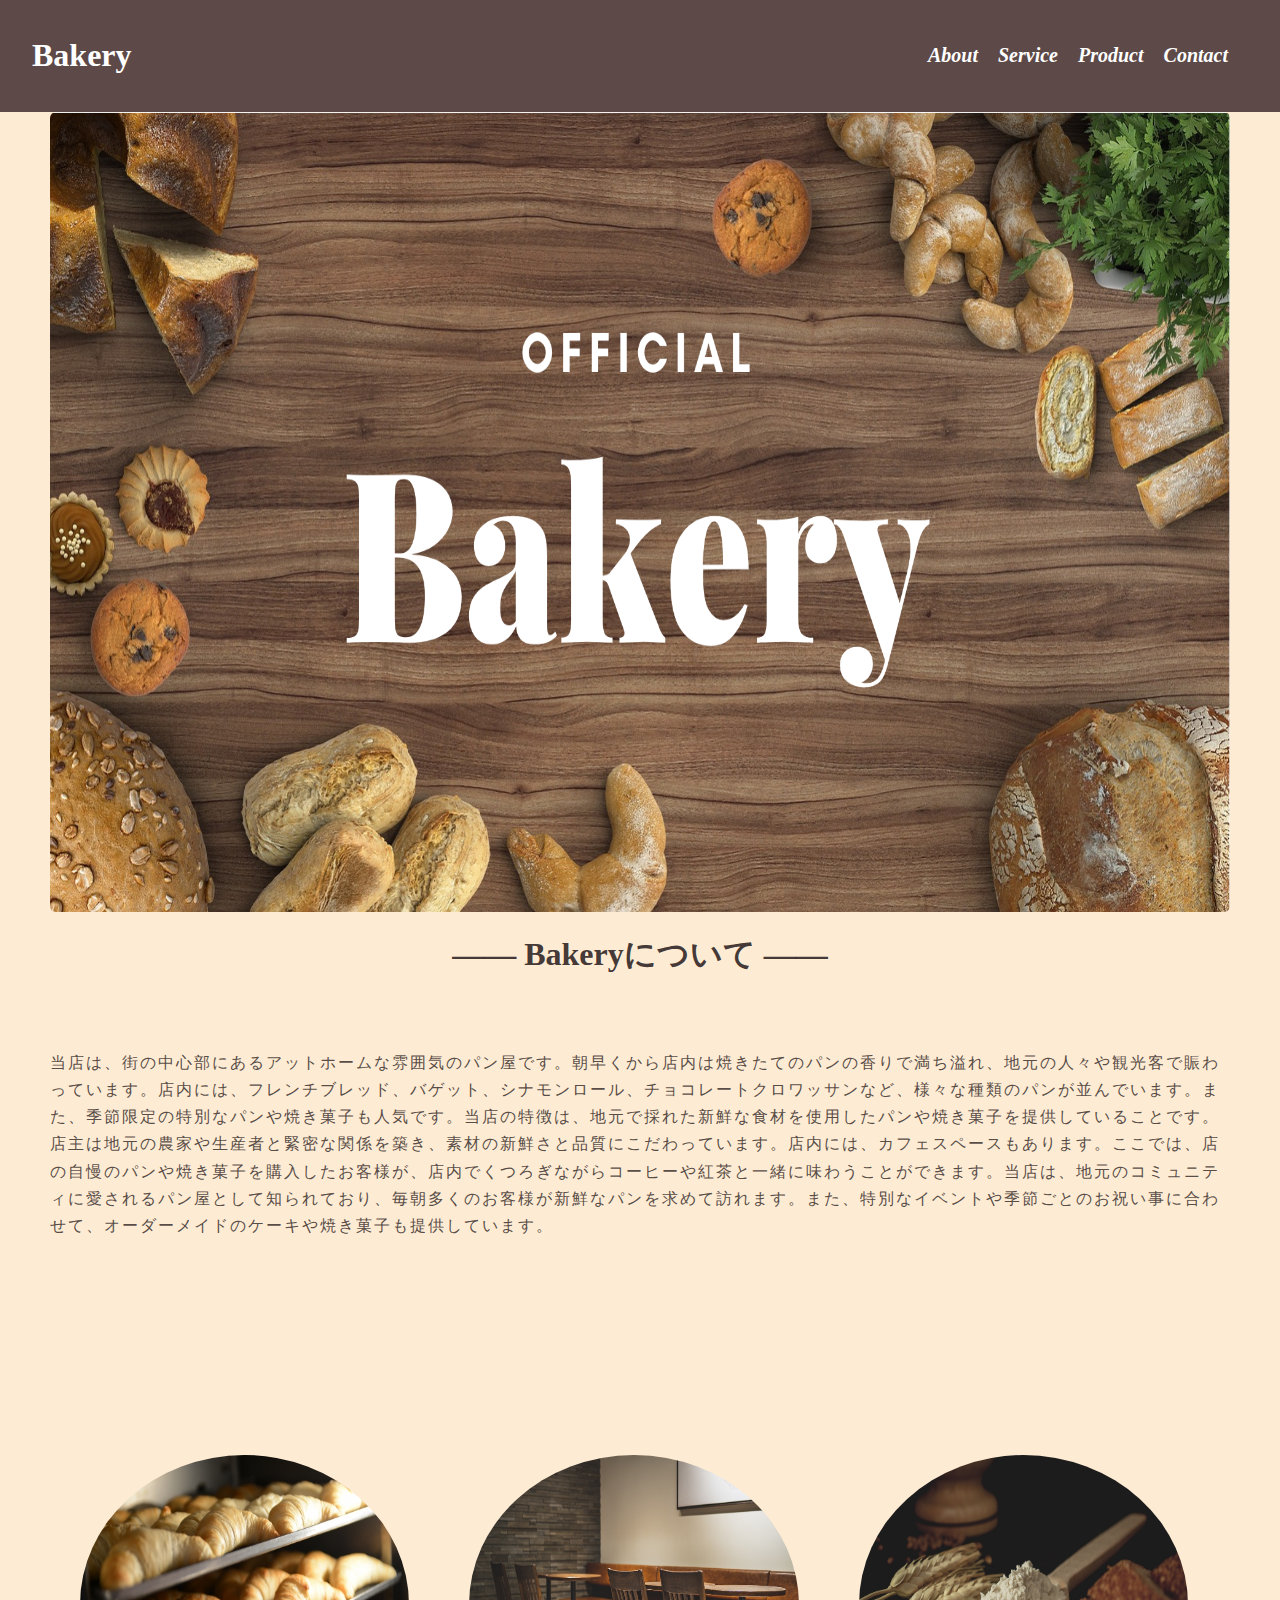
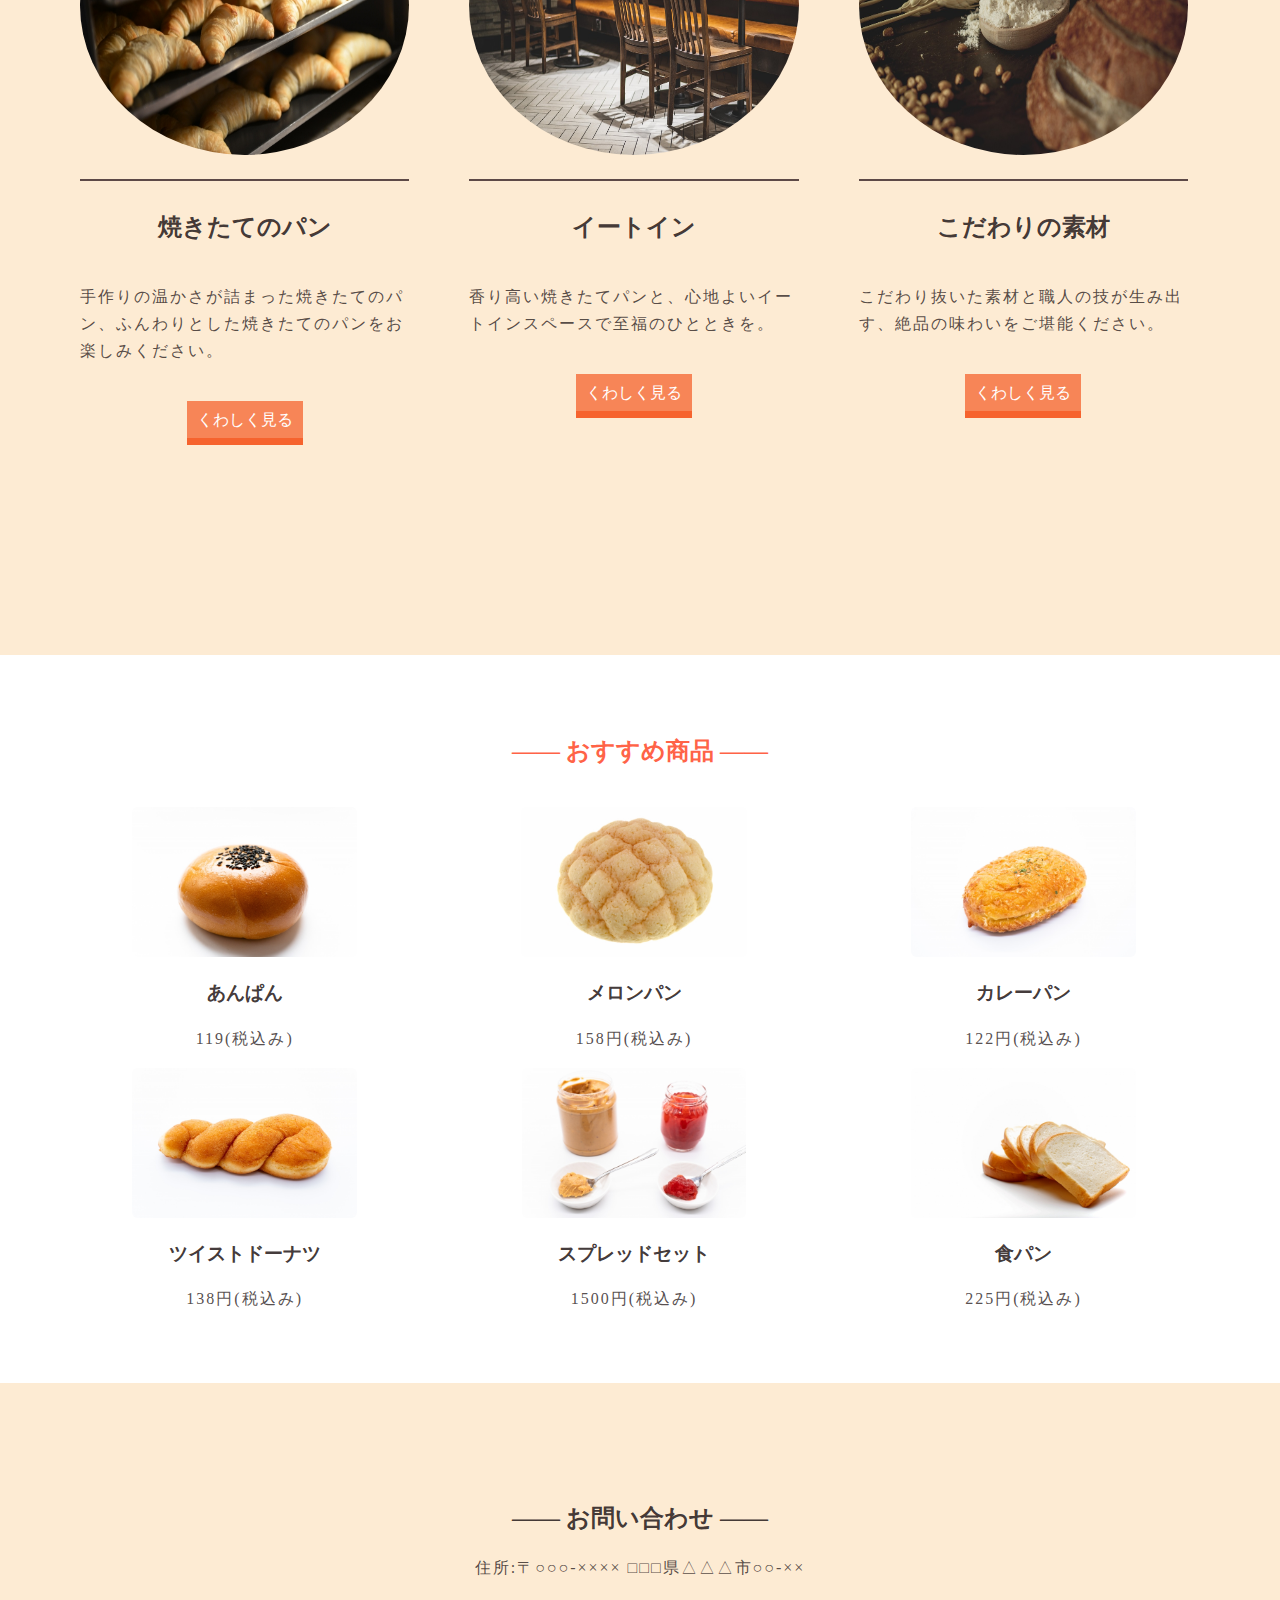
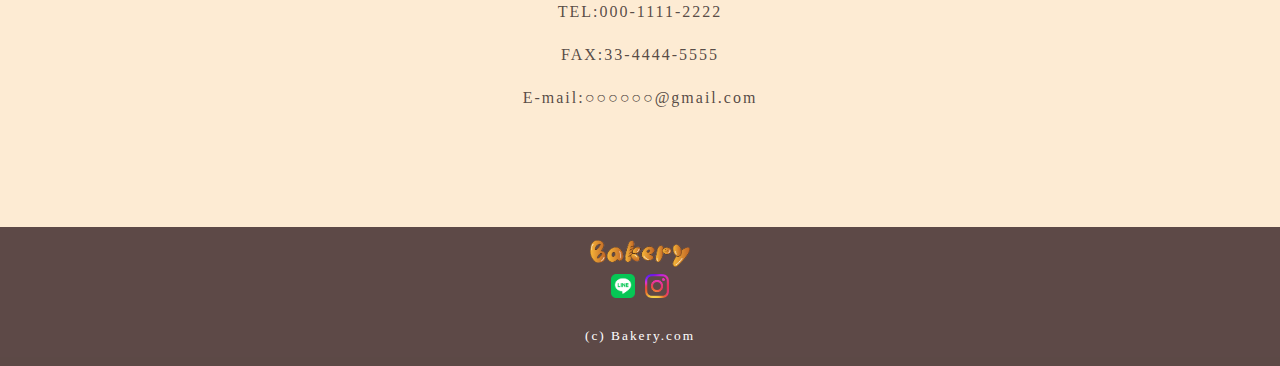
<file: index.html>
<!DOCTYPE html>
<html lang="ja">
<head>
  <meta charset="UTF-8">
  <meta name="viewport" content="width=device-width, initial-scale=1.0">
  <link rel="stylesheet" href="stylesheet.css">
  <link rel="stylesheet" href="responsive.css">
  <link rel="icon" href="img/logopan.png">
  <title>Bakery</title>
</head>
<body>
  <header class="c-header c-hamburger-menu"><!-- 追記 クラスを追記 -->
    <h1 class="c-header__logo">Bakery</h1>
    <input type="checkbox" name="hamburger" id="hamburger" class="c-hamburger-menu__input"/><!-- 追記 idはlabelのforと同じにする -->
    <label for="hamburger" class="c-hamburger-menu__bg"></label><!-- 追記 ハンバーガーメニュを開いた時の背景 -->
    <ul class="c-header__list c-hamburger-menu__list"><!-- 追記 クラスを追記 -->
      <li class="c-header__list-item">
        <a href="#about" class="c-header__list-link">About</a>
      </li>
      <li class="c-header__list-item">
        <a href="#service" class="c-header__list-link">Service</a>
      </li>
      <li class="c-header__list-item">
        <a href="#product" class="c-header__list-link">Product</a>
      </li>
      <li class="c-header__list-item">
        <a href="#contact" class="c-header__list-link">Contact</a>
      </li>
    </ul>
    <label for="hamburger" class="c-hamburger-menu__button"><!-- 追記 ハンバーガーメニューのボタン -->
      <span class="c-hamburger-menu__button-mark"></span>
      <span class="c-hamburger-menu__button-mark"></span>
      <span class="c-hamburger-menu__button-mark"></span>
    </label>
  </header>
</div>
  <main>
    <div class="container">
    <div id="slideshow">
      <img class="slide visible" src="img/img.title.png" alt="画像1">
      <img class="slide" src="img/imgpan1.jpg" alt="画像2">
      <img class="slide" src="img/imgpan2.jpg" alt="画像3">
    </div>
  
    <script>
      let current = 0;
      const slides = document.querySelectorAll(".slide");
      setInterval(() => {
        // 現在の画像を非表示にする
        slides[current].classList.remove("visible");
        // 次の画像に切り替える
        current = (current + 1) % slides.length;
        slides[current].classList.add("visible");
      }, 6000);
    </script>
    <div class="main-about">
      <h1 id="about">―― Bakeryについて ――</h1>
      <p>
        当店は、街の中心部にあるアットホームな雰囲気のパン屋です。朝早くから店内は焼きたてのパンの香りで満ち溢れ、地元の人々や観光客で賑わっています。店内には、フレンチブレッド、バゲット、シナモンロール、チョコレートクロワッサンなど、様々な種類のパンが並んでいます。また、季節限定の特別なパンや焼き菓子も人気です。当店の特徴は、地元で採れた新鮮な食材を使用したパンや焼き菓子を提供していることです。店主は地元の農家や生産者と緊密な関係を築き、素材の新鮮さと品質にこだわっています。店内には、カフェスペースもあります。ここでは、店の自慢のパンや焼き菓子を購入したお客様が、店内でくつろぎながらコーヒーや紅茶と一緒に味わうことができます。当店は、地元のコミュニティに愛されるパン屋として知られており、毎朝多くのお客様が新鮮なパンを求めて訪れます。また、特別なイベントや季節ごとのお祝い事に合わせて、オーダーメイドのケーキや焼き菓子も提供しています。


      </p>
    </div>
    <div class="contents">
      <div class="content" id="service">
        <img src="img/yakitatepan.jpg" alt="焼きたてのパン">
        <h2>焼きたてのパン</h2>
        <p>手作りの温かさが詰まった焼きたてのパン、ふんわりとした焼きたてのパンをお楽しみください。</p>
        <a class="btn detail" href="service-1.html">くわしく見る</a>
      </div>
      <div class="content">
        <img src="img/eatspace.jpg" alt="イートイン">
        <h2>イートイン</h2>
        <p>香り高い焼きたてパンと、心地よいイートインスペースで至福のひとときを。</p>
        <a class="btn detail" href="service-2.html">くわしく見る</a>
      </div>
      <div class="content">
        <img src="img/sozai.jpg" alt="こだわりの素材">
        <h2>こだわりの素材</h2>
        <p>こだわり抜いた素材と職人の技が生み出す、絶品の味わいをご堪能ください。</p>
        <a class="btn detail" href="service-3.html">くわしく見る</a>
      </div>
    </div>
  </div>
    <div class="recommend" id="product">
      <h2>―― おすすめ商品 ――</h2>
      <div class="container">
        <div class="products">
          <div class="product">
            <a href="product-1.html" target="_blank">
            <img src="img/あんぱん.jpg" alt="あんぱん">
            <h3>あんぱん</h3>
            <p>119(税込み)</p>
          </div>
          <div class="product">
            <a href="product-2.html" target="_blank">
            <img src="img/メロンパン.jpg" alt="メロンパン">
            <h3>メロンパン</h3>
            <p>158円(税込み)</p>
          </a>
          </div>
          <div class="product">
            <a href="product-3.html" target="_blank">
            <img src="img/カレーパン.jpg" alt="カレーパン">
            <h3>カレーパン</h3>
            <p>122円(税込み)</p>
          </a>
          </div>
          <div class="product">
            <a href="product-4.html" target="_blank">
            <img src="img/ツイストドーナツ.jpg" alt="ツイストドーナツ">
            <h3>ツイストドーナツ</h3>
            <p>138円(税込み)</p>
          </a>
          </div>
          <div class="product">
            <a href="product-5.html" target="_blank">
            <img src="img/ジャム.jpg" alt="ジャム">
            <h3>スプレッドセット</h3>
            <p>1500円(税込み)</p>
          </a>
          </div>
          <div class="product">
            <a href="product-6.html" target="_blank">
            <img src="img/syokupann.jpg" alt="食パン">
            <h3>食パン</h3>
            <p>225円(税込み)</p>
          </a>
          </div>
        </div>
        </div>
        </div>
        <div class="contact" id="contact">
    <div class="container">
      <div class="contacts">
        <h2>―― お問い合わせ ――</h2>
        <p>住所:〒○○○-×××× □□□県△△△市○○-××</p>
        <p>TEL:000-1111-2222</p>
        <p>FAX:33-4444-5555</p>
        <p>E-mail:○○○○○○@gmail.com</p>
      </div>
    </div>
  </div>
  </main>
  <footer>
    <div class="container">
      <div class="footer-logo">
        <img src="img/titlepan.png" alt="ロゴ">
      </div>
      <div class="sns-container">
          <a href=""><img src="img/line-icon.png" alt="line" class="icon-line"></a>
          <a href=""><img src="img/insta-icon.png" alt="instagram" class="icon-instagram"></a>
          </div>
    <div class="small">
      <p class="copyright"><small>(c) Bakery.com</small></p>
    </div>
    </div>
  </footer>
</body>
</html>
</file>
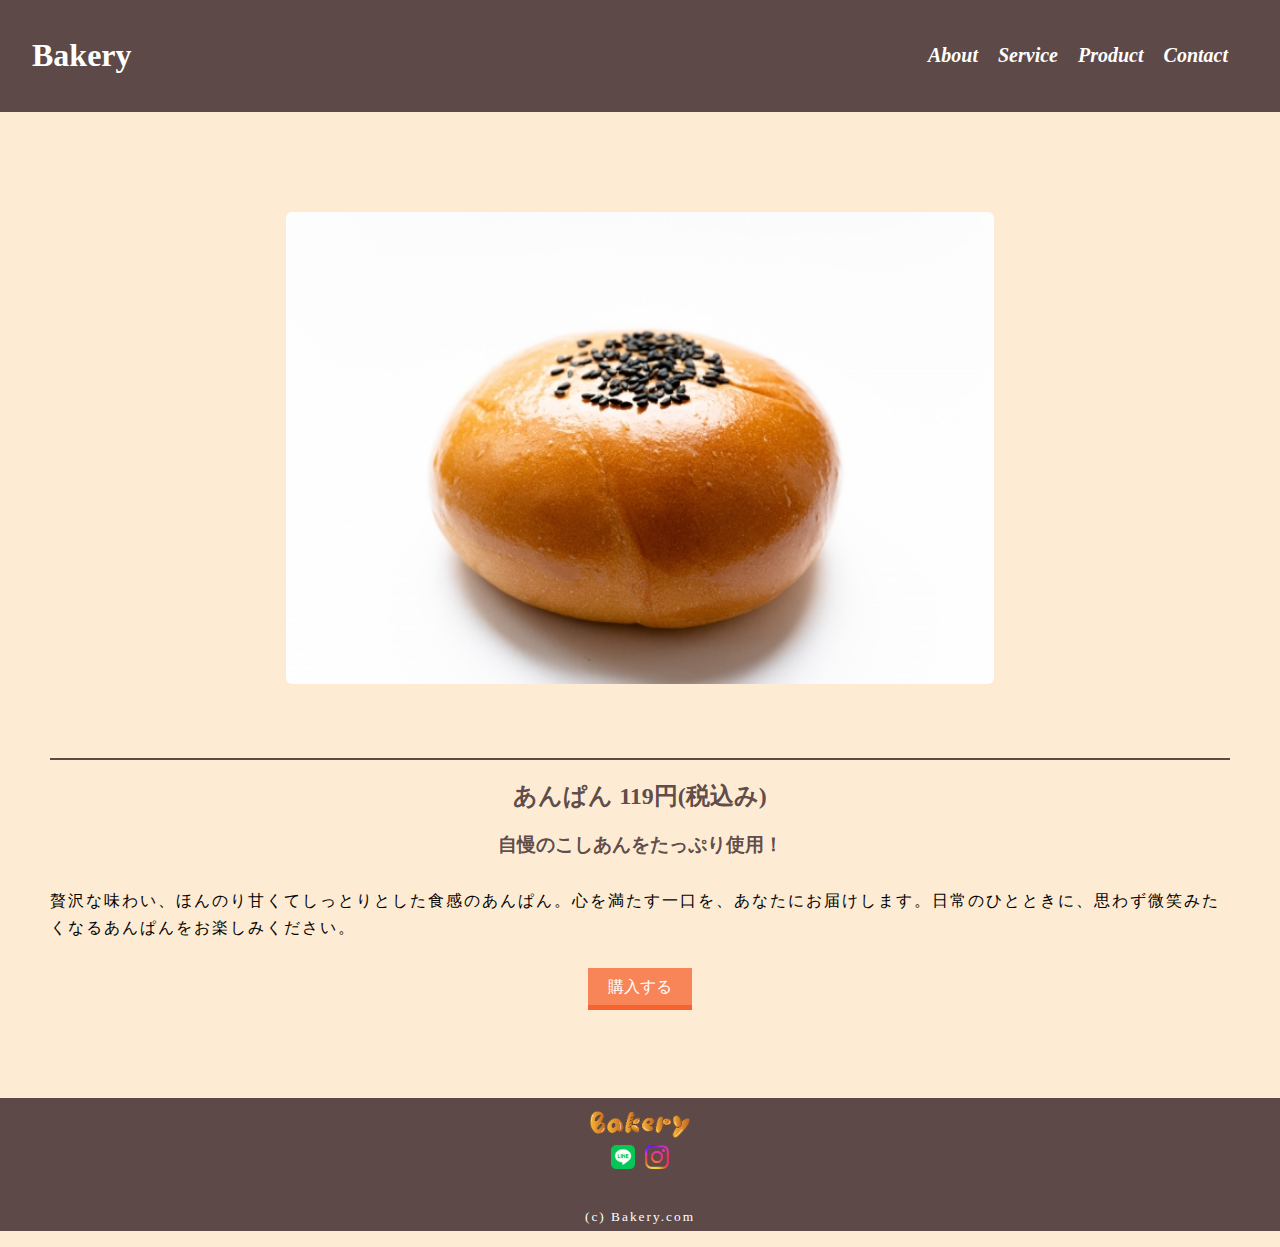
<file: product-1.html>
<!DOCTYPE html>
<html lang="ja">
<head>
  <meta charset="UTF-8">
  <meta name="viewport" content="width=device-width, initial-scale=1.0">
  <title>あんぱん | ベーカリーショップ</title>
  <link rel="stylesheet" href="product.css">
  <link rel="stylesheet" href="responsive.css">
  <link rel="icon" href="img/logopan.png">

</head>
<body>
  <header class="c-header c-hamburger-menu"><!-- 追記 クラスを追記 -->
    <h1 class="c-header__logo">Bakery</h1>
    <input type="checkbox" name="hamburger" id="hamburger" class="c-hamburger-menu__input"/><!-- 追記 idはlabelのforと同じにする -->
    <label for="hamburger" class="c-hamburger-menu__bg"></label><!-- 追記 ハンバーガーメニュを開いた時の背景 -->
    <ul class="c-header__list c-hamburger-menu__list"><!-- 追記 クラスを追記 -->
      <li class="c-header__list-item">
        <a href="index.html#about" class="c-header__list-link">About</a>
      </li>
      <li class="c-header__list-item">
        <a href="index.html#service" class="c-header__list-link">Service</a>
      </li>
      <li class="c-header__list-item">
        <a href="index.html#product" class="c-header__list-link">Product</a>
      </li>
      <li class="c-header__list-item">
        <a href="index.html#contact" class="c-header__list-link">Contact</a>
      </li>
    </ul>
    <label for="hamburger" class="c-hamburger-menu__button"><!-- 追記 ハンバーガーメニューのボタン -->
      <span class="c-hamburger-menu__button-mark"></span>
      <span class="c-hamburger-menu__button-mark"></span>
      <span class="c-hamburger-menu__button-mark"></span>
    </label>
  </header>
    <main>
      <div class="container">
<div class="pan">
        <img src="img/あんぱん.jpg"  alt="あんぱん">
        </div>
        <h2>あんぱん&nbsp;119円(税込み)</h2>
        <h3 class="title2">自慢のこしあんをたっぷり使用！</h3>
        <p>
          贅沢な味わい、ほんのり甘くてしっとりとした食感のあんぱん。心を満たす一口を、あなたにお届けします。日常のひとときに、思わず微笑みたくなるあんぱんをお楽しみください。
        </p>
        <a class="btn buy" href="#">購入する</a>
      </div>
    </main>
    <footer>
      <div class="container">
        <div class="footer-logo">
          <img src="img/titlepan.png" alt="ロゴ">
        </div>
        <div class="sns-container">
            <a href=""><img src="img/line-icon.png" alt="line" class="icon-line"></a>
            <a href=""><img src="img/insta-icon.png" alt="instagram" class="icon-instagram"></a>
            </div>
      <div class="small">
        <p><small>(c) Bakery.com</small></p>
      </div>
      </div>
    </footer>
  </div>
</body>
</html>
</file>
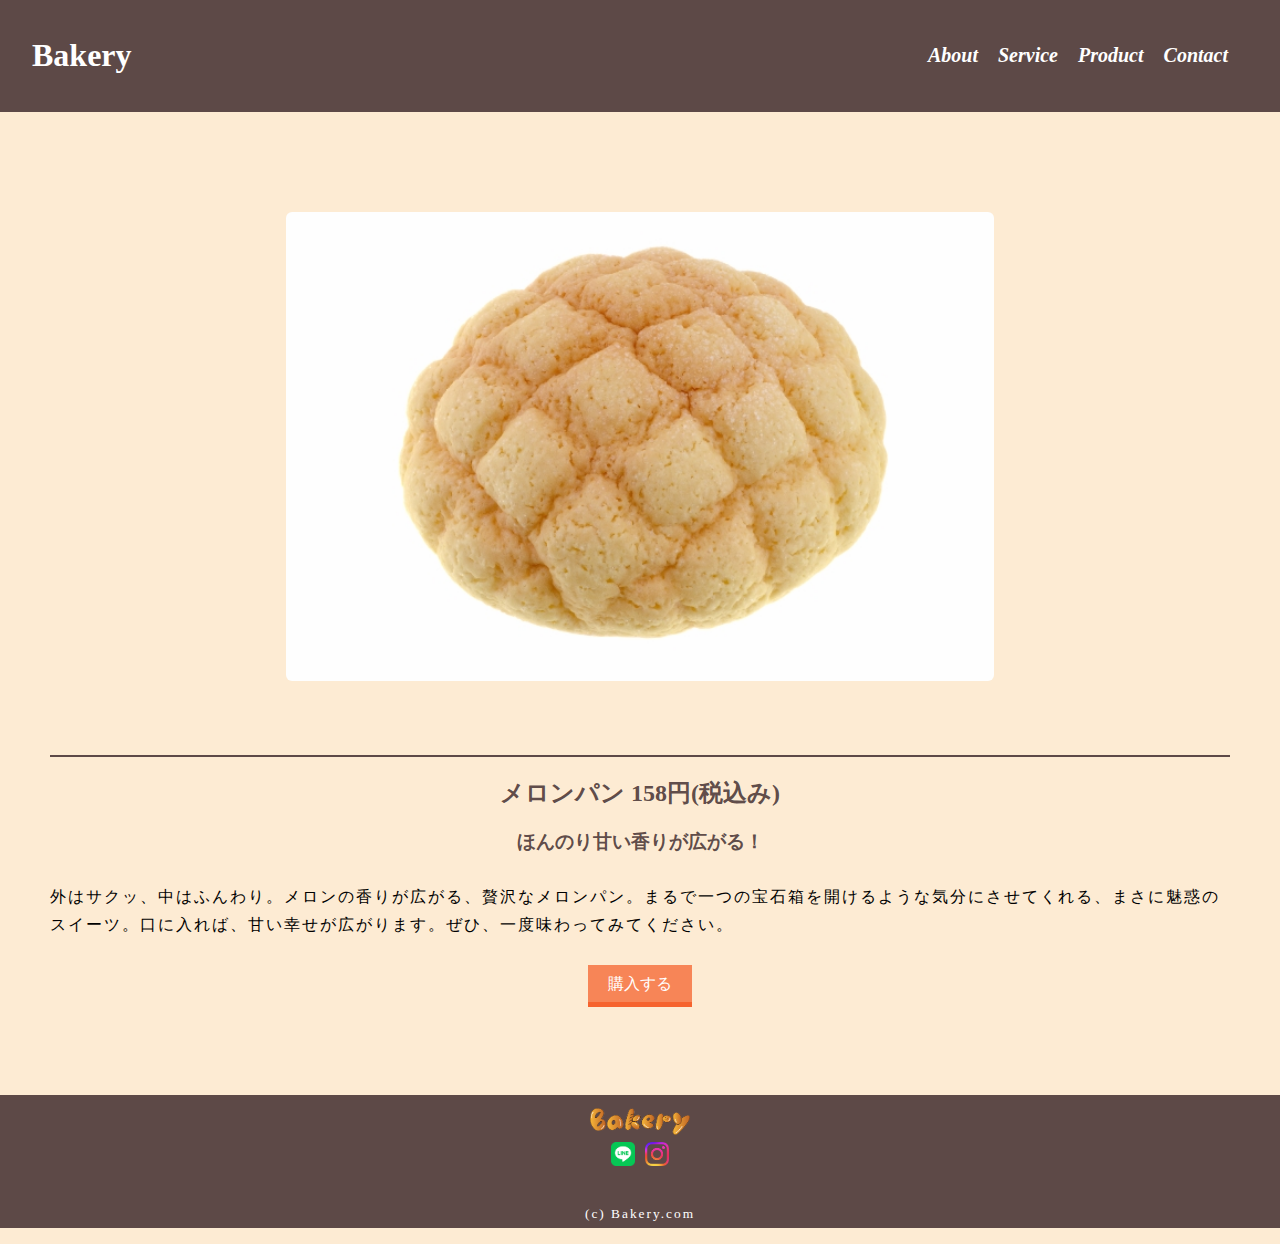
<file: product-2.html>
<!DOCTYPE html>
<html lang="ja">
<head>
  <meta charset="UTF-8">
  <meta name="viewport" content="width=device-width, initial-scale=1.0">
  <title>あんぱん | ベーカリーショップ</title>
  <link rel="stylesheet" href="product.css">
  <link rel="stylesheet" href="responsive.css">
  <link rel="icon" href="img/logopan.png">

</head>
<body>
    <header>
      <header class="c-header c-hamburger-menu"><!-- 追記 クラスを追記 -->
        <h1 class="c-header__logo">Bakery</h1>
        <input type="checkbox" name="hamburger" id="hamburger" class="c-hamburger-menu__input"/><!-- 追記 idはlabelのforと同じにする -->
        <label for="hamburger" class="c-hamburger-menu__bg"></label><!-- 追記 ハンバーガーメニュを開いた時の背景 -->
        <ul class="c-header__list c-hamburger-menu__list"><!-- 追記 クラスを追記 -->
          <li class="c-header__list-item">
            <a href="index.html#about" class="c-header__list-link">About</a>
          </li>
          <li class="c-header__list-item">
            <a href="index.html#service" class="c-header__list-link">Service</a>
          </li>
          <li class="c-header__list-item">
            <a href="index.html#product" class="c-header__list-link">Product</a>
          </li>
          <li class="c-header__list-item">
            <a href="index.html#contact" class="c-header__list-link">Contact</a>
          </li>
        </ul>
        <label for="hamburger" class="c-hamburger-menu__button"><!-- 追記 ハンバーガーメニューのボタン -->
          <span class="c-hamburger-menu__button-mark"></span>
          <span class="c-hamburger-menu__button-mark"></span>
          <span class="c-hamburger-menu__button-mark"></span>
        </label>
      </header>
    <main>
      <div class="container">
<div class="pan">
        <img src="img/メロンパン.jpg"  alt="メロンパン">
        </div>
        <h2>メロンパン&nbsp;158円(税込み)</h2>
        <h3>ほんのり甘い香りが広がる！</h3>
        <p>
          外はサクッ、中はふんわり。メロンの香りが広がる、贅沢なメロンパン。まるで一つの宝石箱を開けるような気分にさせてくれる、まさに魅惑のスイーツ。口に入れば、甘い幸せが広がります。ぜひ、一度味わってみてください。
        </p>
        <a class="btn buy" href="#">購入する</a>
      </div>
    </main>
    <footer>
      <div class="container">
        <div class="footer-logo">
          <img src="img/titlepan.png" alt="ロゴ">
        </div>
        <div class="sns-container">
            <a href=""><img src="img/line-icon.png" alt="line" class="icon-line"></a>
            <a href=""><img src="img/insta-icon.png" alt="instagram" class="icon-instagram"></a>
            </div>
      <div class="small">
        <p class="copyright"><small>(c) Bakery.com</small></p>
      </div>
      </div>
    </footer>
  </div>
</body>
</html>
</file>
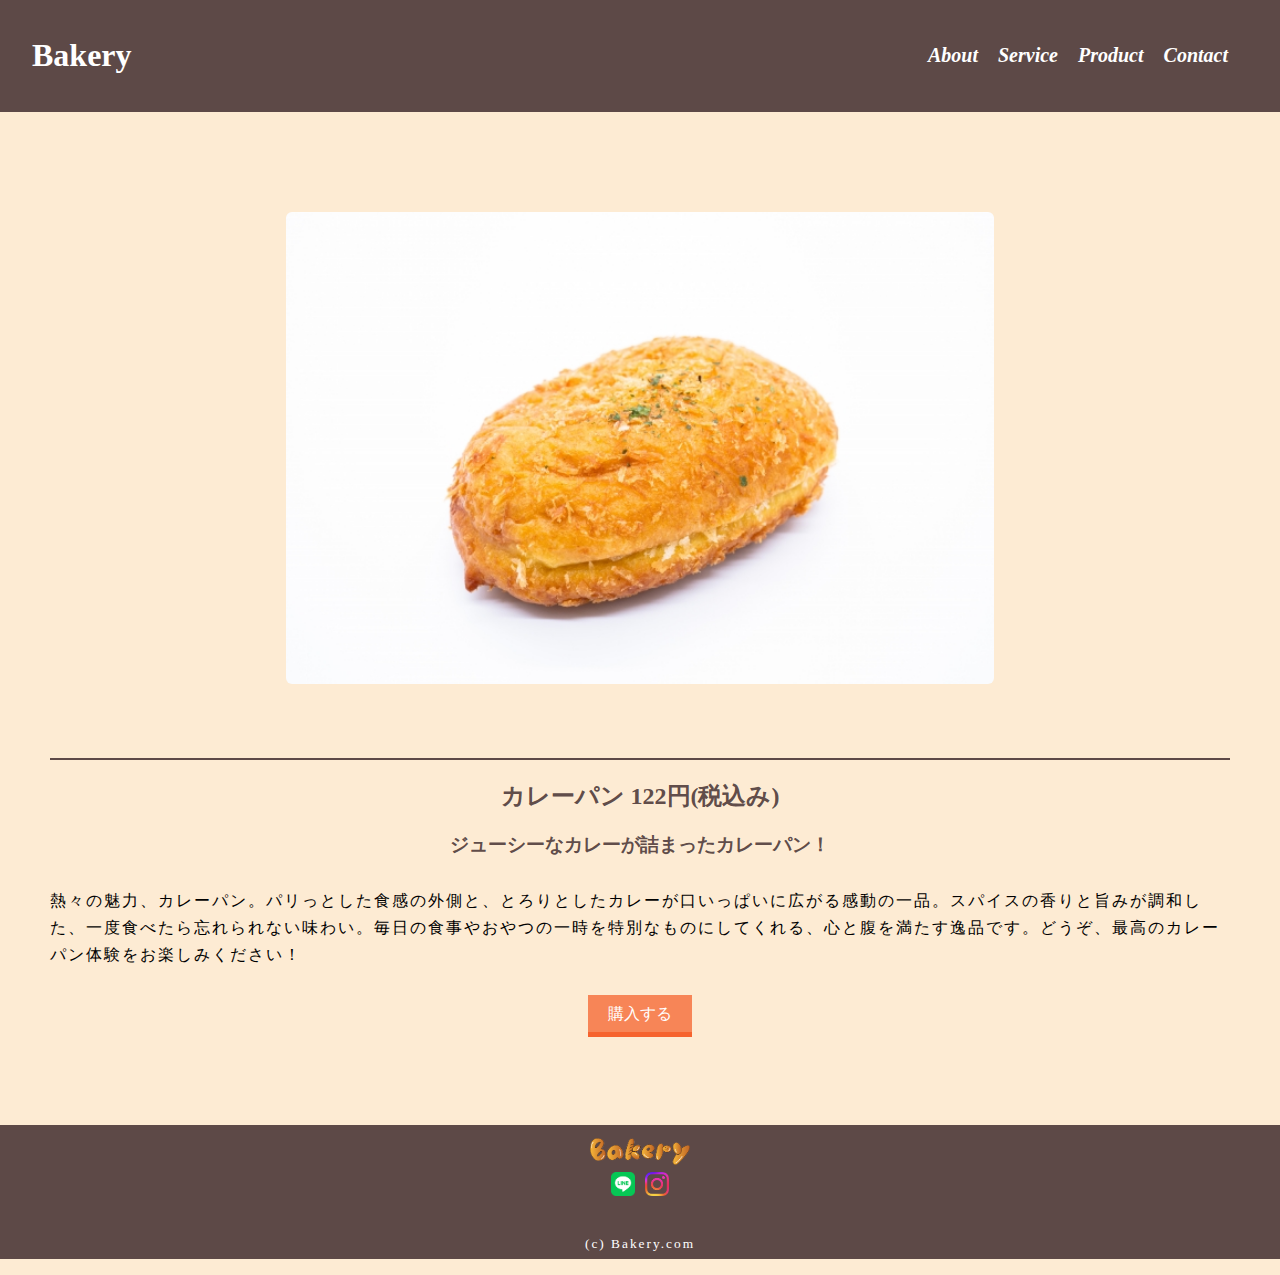
<file: product-3.html>
<!DOCTYPE html>
<html lang="ja">
<head>
  <meta charset="UTF-8">
  <meta name="viewport" content="width=device-width, initial-scale=1.0">
  <title>あんぱん | ベーカリーショップ</title>
  <link rel="stylesheet" href="product.css">
  <link rel="stylesheet" href="responsive.css">
  <link rel="icon" href="img/logopan.png">

</head>
<body>
  <header class="c-header c-hamburger-menu"><!-- 追記 クラスを追記 -->
    <h1 class="c-header__logo">Bakery</h1>
    <input type="checkbox" name="hamburger" id="hamburger" class="c-hamburger-menu__input"/><!-- 追記 idはlabelのforと同じにする -->
    <label for="hamburger" class="c-hamburger-menu__bg"></label><!-- 追記 ハンバーガーメニュを開いた時の背景 -->
    <ul class="c-header__list c-hamburger-menu__list"><!-- 追記 クラスを追記 -->
      <li class="c-header__list-item">
        <a href="index.html#about" class="c-header__list-link">About</a>
      </li>
      <li class="c-header__list-item">
        <a href="index.html#service" class="c-header__list-link">Service</a>
      </li>
      <li class="c-header__list-item">
        <a href="index.html#product" class="c-header__list-link">Product</a>
      </li>
      <li class="c-header__list-item">
        <a href="index.html#contact" class="c-header__list-link">Contact</a>
      </li>
    </ul>
    <label for="hamburger" class="c-hamburger-menu__button"><!-- 追記 ハンバーガーメニューのボタン -->
      <span class="c-hamburger-menu__button-mark"></span>
      <span class="c-hamburger-menu__button-mark"></span>
      <span class="c-hamburger-menu__button-mark"></span>
    </label>
  </header>
    <main>
      <div class="container">
<div class="pan">
        <img src="img/カレーパン.jpg"  alt="カレーパン">
        </div>
        <h2>カレーパン&nbsp;122円(税込み)</h2>
        <h3>ジューシーなカレーが詰まったカレーパン！</h3>
        <p>
          熱々の魅力、カレーパン。パリっとした食感の外側と、とろりとしたカレーが口いっぱいに広がる感動の一品。スパイスの香りと旨みが調和した、一度食べたら忘れられない味わい。毎日の食事やおやつの一時を特別なものにしてくれる、心と腹を満たす逸品です。どうぞ、最高のカレーパン体験をお楽しみください！ 
        </p>
        <a class="btn buy" href="#">購入する</a>
      </div>
    </main>
    <footer>
      <div class="container">
        <div class="footer-logo">
          <img src="img/titlepan.png" alt="ロゴ">
        </div>
        <div class="sns-container">
            <a href=""><img src="img/line-icon.png" alt="line" class="icon-line"></a>
            <a href=""><img src="img/insta-icon.png" alt="instagram" class="icon-instagram"></a>
            </div>
      <div class="small">
        <p class="copyright"><small>(c) Bakery.com</small></p>
      </div>
      </div>
    </footer>
  </div>
</body>
</html>
</file>
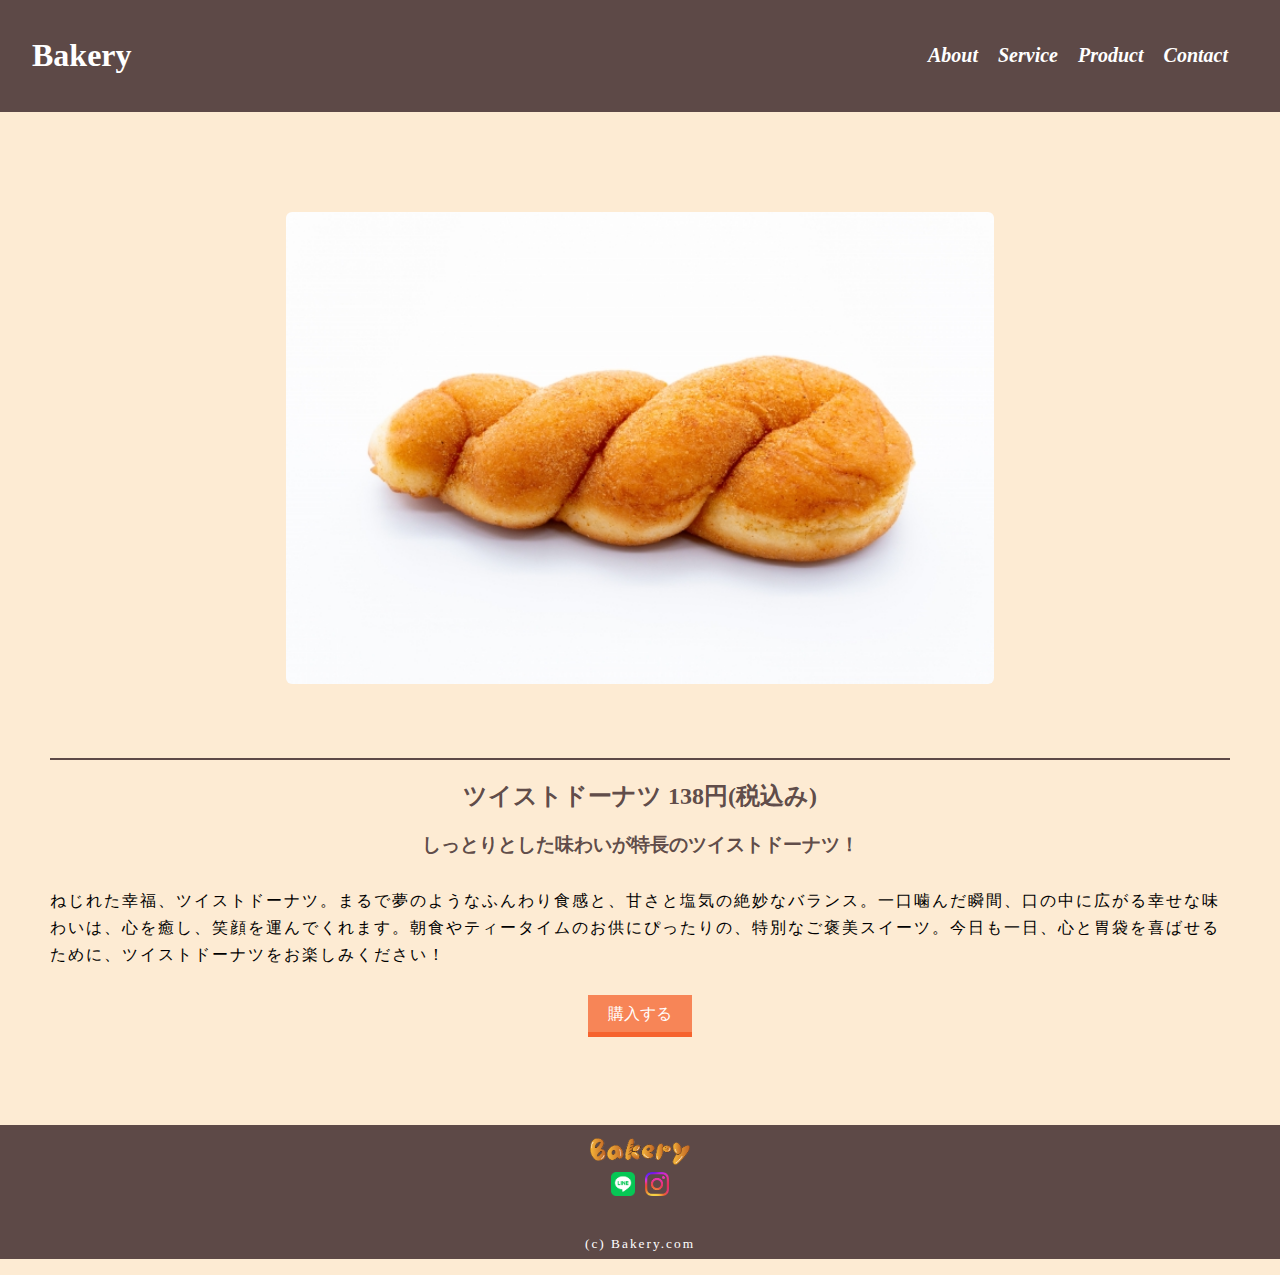
<file: product-4.html>
<!DOCTYPE html>
<html lang="ja">
<head>
  <meta charset="UTF-8">
  <meta name="viewport" content="width=device-width, initial-scale=1.0">
  <title>あんぱん | ベーカリーショップ</title>
  <link rel="stylesheet" href="product.css">
  <link rel="stylesheet" href="responsive.css">
  <link rel="icon" href="img/logopan.png">

</head>
<body>
  <header class="c-header c-hamburger-menu"><!-- 追記 クラスを追記 -->
    <h1 class="c-header__logo">Bakery</h1>
    <input type="checkbox" name="hamburger" id="hamburger" class="c-hamburger-menu__input"/><!-- 追記 idはlabelのforと同じにする -->
    <label for="hamburger" class="c-hamburger-menu__bg"></label><!-- 追記 ハンバーガーメニュを開いた時の背景 -->
    <ul class="c-header__list c-hamburger-menu__list"><!-- 追記 クラスを追記 -->
      <li class="c-header__list-item">
        <a href="index.html#about" class="c-header__list-link">About</a>
      </li>
      <li class="c-header__list-item">
        <a href="index.html#service" class="c-header__list-link">Service</a>
      </li>
      <li class="c-header__list-item">
        <a href="index.html#product" class="c-header__list-link">Product</a>
      </li>
      <li class="c-header__list-item">
        <a href="index.html#contact" class="c-header__list-link">Contact</a>
      </li>
    </ul>
    <label for="hamburger" class="c-hamburger-menu__button"><!-- 追記 ハンバーガーメニューのボタン -->
      <span class="c-hamburger-menu__button-mark"></span>
      <span class="c-hamburger-menu__button-mark"></span>
      <span class="c-hamburger-menu__button-mark"></span>
    </label>
  </header>
    <main>
      <div class="container">
<div class="pan">
        <img src="img/ツイストドーナツ.jpg"  alt="ツイストドーナツ">
        </div>
        <h2>ツイストドーナツ&nbsp;138円(税込み)</h2>
        <h3>しっとりとした味わいが特長のツイストドーナツ！</h3>
        <p>
          ねじれた幸福、ツイストドーナツ。まるで夢のようなふんわり食感と、甘さと塩気の絶妙なバランス。一口噛んだ瞬間、口の中に広がる幸せな味わいは、心を癒し、笑顔を運んでくれます。朝食やティータイムのお供にぴったりの、特別なご褒美スイーツ。今日も一日、心と胃袋を喜ばせるために、ツイストドーナツをお楽しみください！
        </p>
        <a class="btn buy" href="#">購入する</a>
      </div>
    </main>
    <footer>
      <div class="container">
        <div class="footer-logo">
          <img src="img/titlepan.png" alt="ロゴ">
        </div>
        <div class="sns-container">
            <a href=""><img src="img/line-icon.png" alt="line" class="icon-line"></a>
            <a href=""><img src="img/insta-icon.png" alt="instagram" class="icon-instagram"></a>
            </div>
      <div class="small">
        <p class="copyright"><small>(c) Bakery.com</small></p>
      </div>
      </div>
    </footer>
  </div>
</body>
</html>
</file>
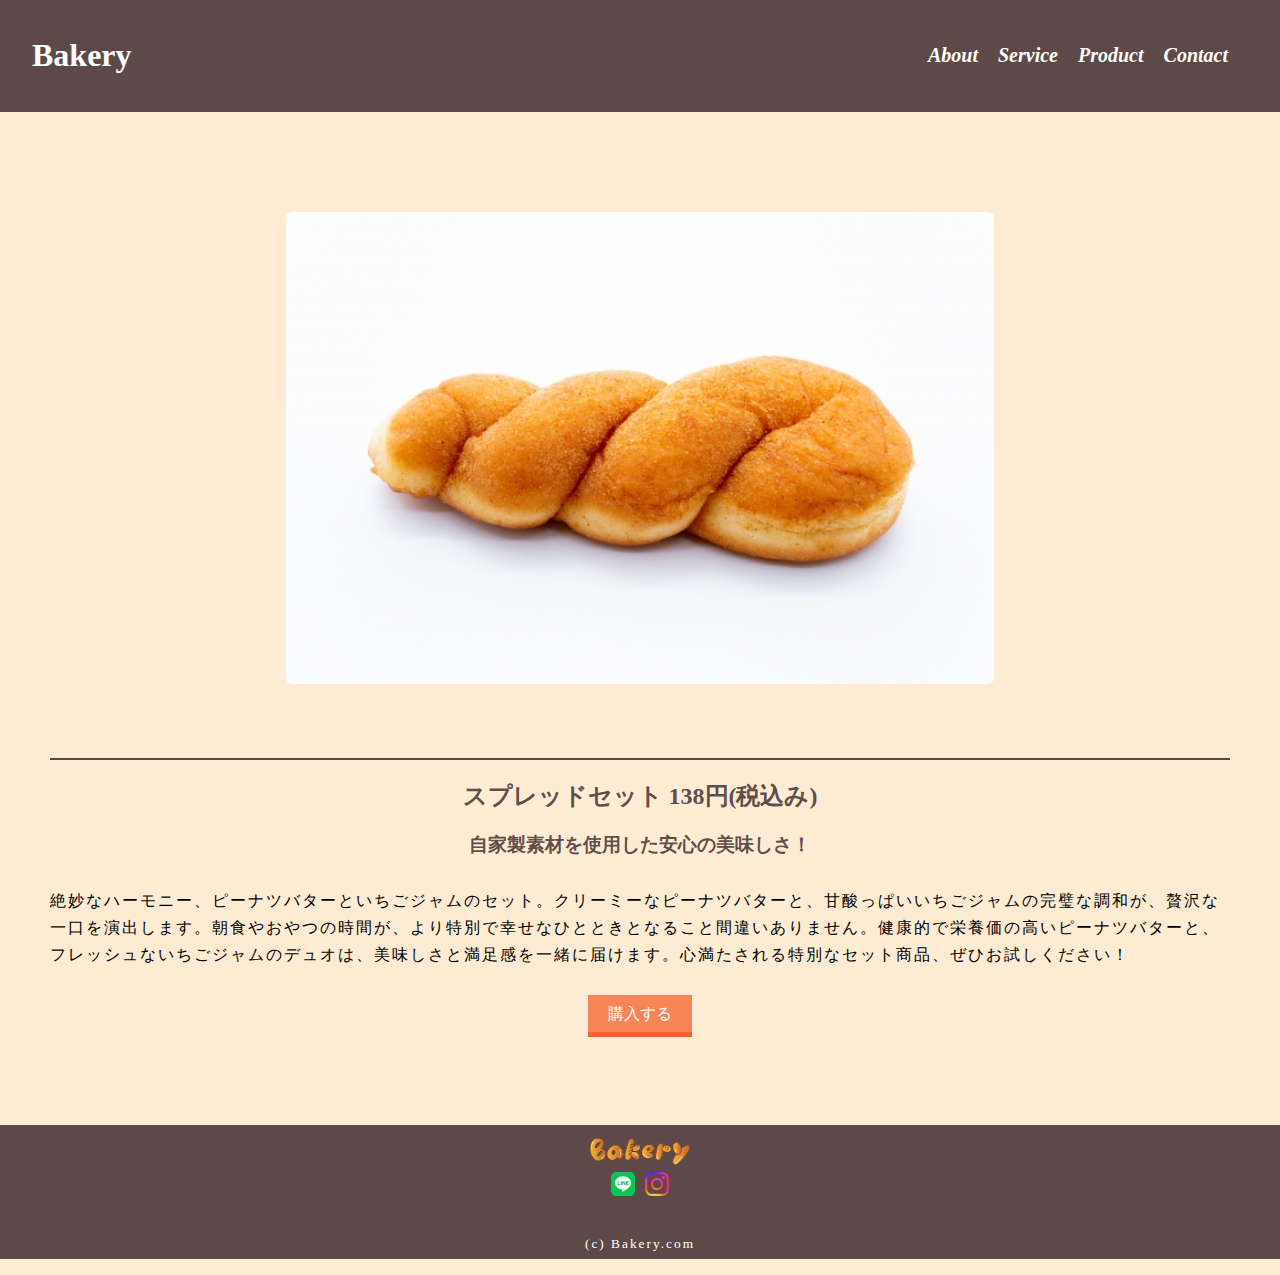
<file: product-5.html>
<!DOCTYPE html>
<html lang="ja">
<head>
  <meta charset="UTF-8">
  <meta name="viewport" content="width=device-width, initial-scale=1.0">
  <title>あんぱん | ベーカリーショップ</title>
  <link rel="stylesheet" href="product.css">
  <link rel="stylesheet" href="responsive.css">
  <link rel="icon" href="img/logopan.png">

</head>
<body>
  <header class="c-header c-hamburger-menu"><!-- 追記 クラスを追記 -->
    <h1 class="c-header__logo">Bakery</h1>
    <input type="checkbox" name="hamburger" id="hamburger" class="c-hamburger-menu__input"/><!-- 追記 idはlabelのforと同じにする -->
    <label for="hamburger" class="c-hamburger-menu__bg"></label><!-- 追記 ハンバーガーメニュを開いた時の背景 -->
    <ul class="c-header__list c-hamburger-menu__list"><!-- 追記 クラスを追記 -->
      <li class="c-header__list-item">
        <a href="index.html#about" class="c-header__list-link">About</a>
      </li>
      <li class="c-header__list-item">
        <a href="index.html#service" class="c-header__list-link">Service</a>
      </li>
      <li class="c-header__list-item">
        <a href="index.html#product" class="c-header__list-link">Product</a>
      </li>
      <li class="c-header__list-item">
        <a href="index.html#contact" class="c-header__list-link">Contact</a>
      </li>
    </ul>
    <label for="hamburger" class="c-hamburger-menu__button"><!-- 追記 ハンバーガーメニューのボタン -->
      <span class="c-hamburger-menu__button-mark"></span>
      <span class="c-hamburger-menu__button-mark"></span>
      <span class="c-hamburger-menu__button-mark"></span>
    </label>
  </header>
    <main>
      <div class="container">
<div class="pan">
        <img src="img/ツイストドーナツ.jpg"  alt="ツイストドーナツ">
        </div>
        <h2>スプレッドセット&nbsp;138円(税込み)</h2>
        <h3>自家製素材を使用した安心の美味しさ！</h3>
        <p>
          絶妙なハーモニー、ピーナツバターといちごジャムのセット。クリーミーなピーナツバターと、甘酸っぱいいちごジャムの完璧な調和が、贅沢な一口を演出します。朝食やおやつの時間が、より特別で幸せなひとときとなること間違いありません。健康的で栄養価の高いピーナツバターと、フレッシュないちごジャムのデュオは、美味しさと満足感を一緒に届けます。心満たされる特別なセット商品、ぜひお試しください！
        </p>
        <a class="btn buy" href="#">購入する</a>
      </div>
    </main>
    <footer>
      <div class="container">
        <div class="footer-logo">
          <img src="img/titlepan.png" alt="ロゴ">
        </div>
        <div class="sns-container">
            <a href=""><img src="img/line-icon.png" alt="line" class="icon-line"></a>
            <a href=""><img src="img/insta-icon.png" alt="instagram" class="icon-instagram"></a>
            </div>
      <div class="small">
        <p class="copyright"><small>(c) Bakery.com</small></p>
      </div>
      </div>
    </footer>
  </div>
</body>
</html>
</file>
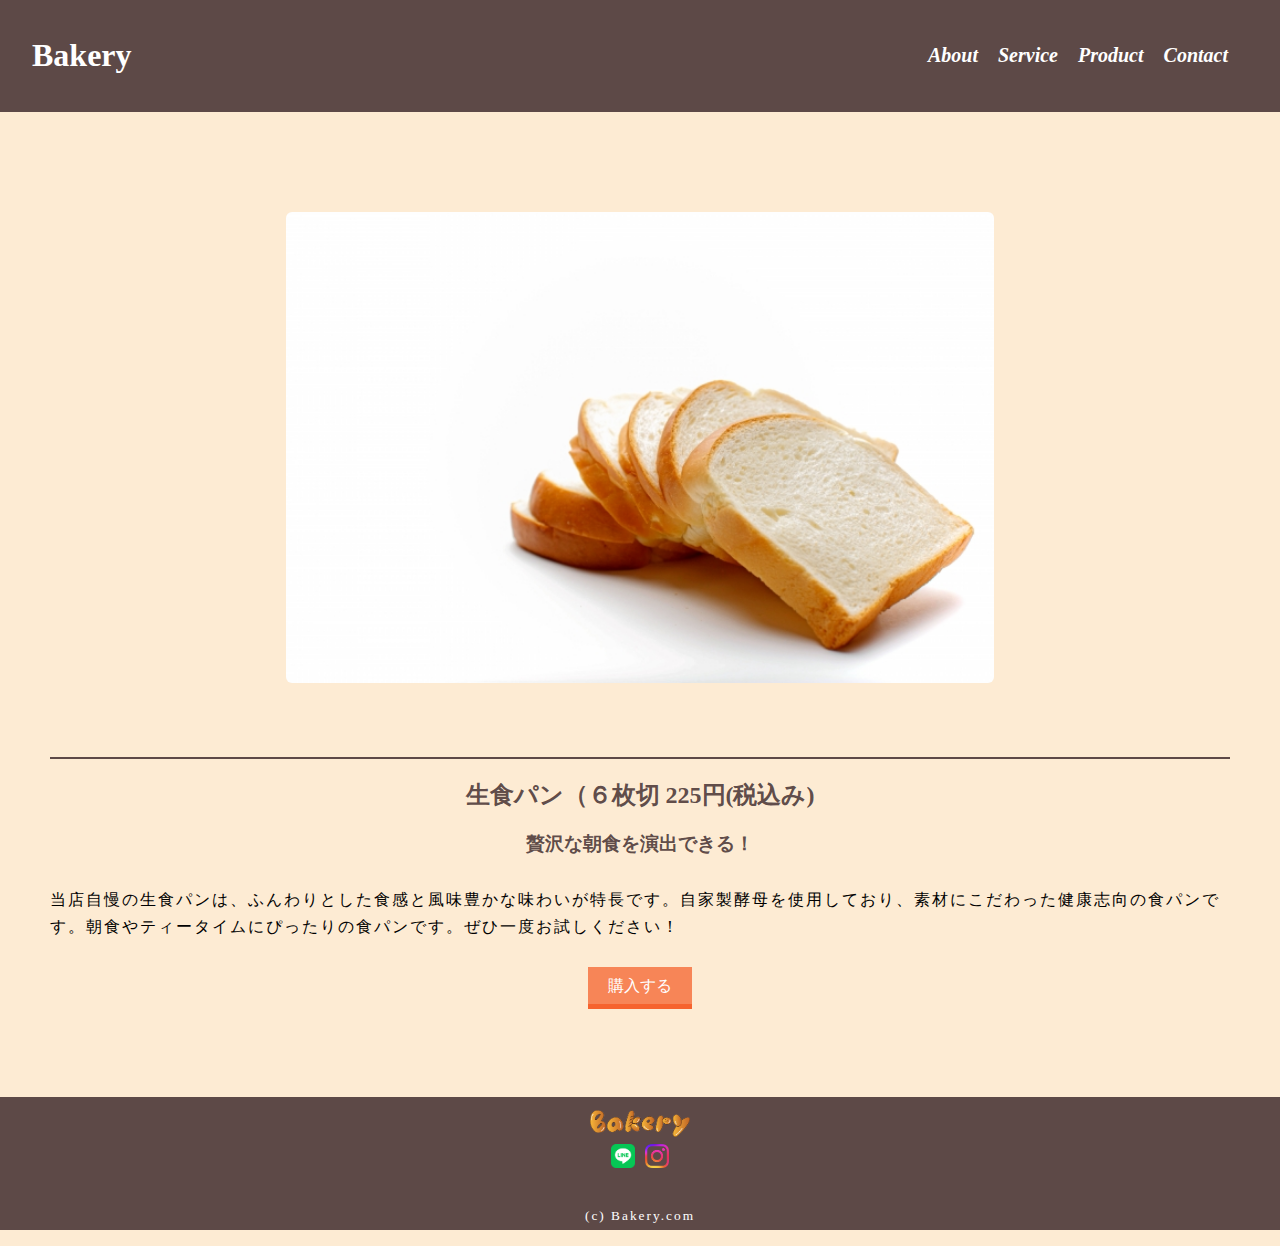
<file: product-6.html>
<!DOCTYPE html>
<html lang="ja">
<head>
  <meta charset="UTF-8">
  <meta name="viewport" content="width=device-width, initial-scale=1.0">
  <title>あんぱん | ベーカリーショップ</title>
  <link rel="stylesheet" href="product.css">
  <link rel="stylesheet" href="responsive.css">
  <link rel="icon" href="img/logopan.png">

</head>
<body>
  <header class="c-header c-hamburger-menu"><!-- 追記 クラスを追記 -->
    <h1 class="c-header__logo">Bakery</h1>
    <input type="checkbox" name="hamburger" id="hamburger" class="c-hamburger-menu__input"/><!-- 追記 idはlabelのforと同じにする -->
    <label for="hamburger" class="c-hamburger-menu__bg"></label><!-- 追記 ハンバーガーメニュを開いた時の背景 -->
    <ul class="c-header__list c-hamburger-menu__list"><!-- 追記 クラスを追記 -->
      <li class="c-header__list-item">
        <a href="index.html#about" class="c-header__list-link">About</a>
      </li>
      <li class="c-header__list-item">
        <a href="index.html#service" class="c-header__list-link">Service</a>
      </li>
      <li class="c-header__list-item">
        <a href="index.html#product" class="c-header__list-link">Product</a>
      </li>
      <li class="c-header__list-item">
        <a href="index.html#contact" class="c-header__list-link">Contact</a>
      </li>
    </ul>
    <label for="hamburger" class="c-hamburger-menu__button"><!-- 追記 ハンバーガーメニューのボタン -->
      <span class="c-hamburger-menu__button-mark"></span>
      <span class="c-hamburger-menu__button-mark"></span>
      <span class="c-hamburger-menu__button-mark"></span>
    </label>
  </header>
    <main>
      <div class="container">
<div class="pan">
        <img src="img/syokupann.jpg"  alt="生食パン">
        </div>
        <h2>生食パン（６枚切&nbsp;225円(税込み)</h2>
        <h3>贅沢な朝食を演出できる！</h3>
        <p>
          当店自慢の生食パンは、ふんわりとした食感と風味豊かな味わいが特長です。自家製酵母を使用しており、素材にこだわった健康志向の食パンです。朝食やティータイムにぴったりの食パンです。ぜひ一度お試しください！
        </p>
        <a class="btn buy" href="#">購入する</a>
      </div>
    </main>
    <footer>
      <div class="container">
        <div class="footer-logo">
          <img src="img/titlepan.png" alt="ロゴ">
        </div>
        <div class="sns-container">
            <a href=""><img src="img/line-icon.png" alt="line" class="icon-line"></a>
            <a href=""><img src="img/insta-icon.png" alt="instagram" class="icon-instagram"></a>
            </div>
      <div class="small">
        <p class="copyright"><small>(c) Bakery.com</small></p>
      </div>
      </div>
    </footer>
  </div>
</body>
</html>
</file>
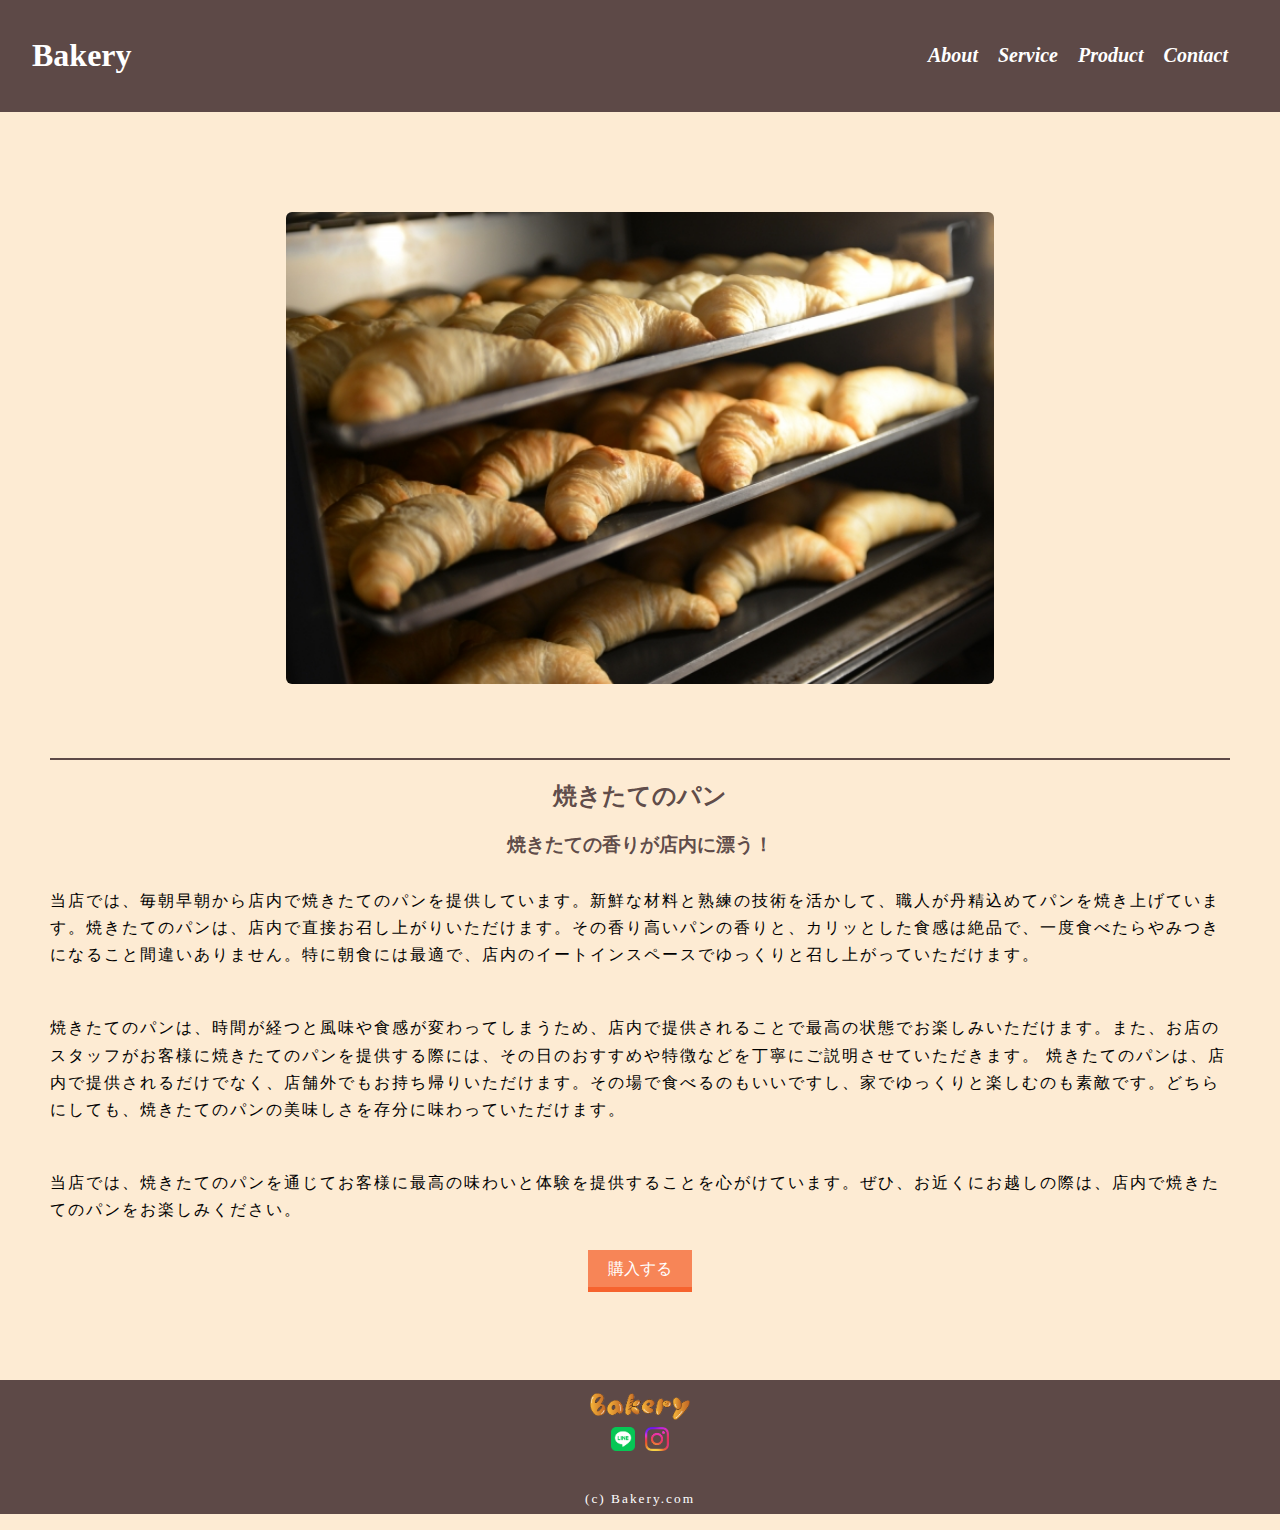
<file: service-1.html>
<!DOCTYPE html>
<html lang="ja">
<head>
  <meta charset="UTF-8">
  <meta name="viewport" content="width=device-width, initial-scale=1.0">
  <title>あんぱん | ベーカリーショップ</title>
  <link rel="stylesheet" href="product.css">
  <link rel="stylesheet" href="responsive.css">
  <link rel="icon" href="img/logopan.png">

</head>
<body>
  <header class="c-header c-hamburger-menu"><!-- 追記 クラスを追記 -->
    <h1 class="c-header__logo">Bakery</h1>
    <input type="checkbox" name="hamburger" id="hamburger" class="c-hamburger-menu__input"/><!-- 追記 idはlabelのforと同じにする -->
    <label for="hamburger" class="c-hamburger-menu__bg"></label><!-- 追記 ハンバーガーメニュを開いた時の背景 -->
    <ul class="c-header__list c-hamburger-menu__list"><!-- 追記 クラスを追記 -->
      <li class="c-header__list-item">
        <a href="index.html#about" class="c-header__list-link">About</a>
      </li>
      <li class="c-header__list-item">
        <a href="index.html#service" class="c-header__list-link">Service</a>
      </li>
      <li class="c-header__list-item">
        <a href="index.html#product" class="c-header__list-link">Product</a>
      </li>
      <li class="c-header__list-item">
        <a href="index.html#contact" class="c-header__list-link">Contact</a>
      </li>
    </ul>
    <label for="hamburger" class="c-hamburger-menu__button"><!-- 追記 ハンバーガーメニューのボタン -->
      <span class="c-hamburger-menu__button-mark"></span>
      <span class="c-hamburger-menu__button-mark"></span>
      <span class="c-hamburger-menu__button-mark"></span>
    </label>
  </header>
    <main>
      <div class="container">
<div class="pan">
        <img src="img/yakitatepan.jpg"  alt="焼きたてのパン">
        </div>
        <h2>焼きたてのパン</h2>
        <h3>焼きたての香りが店内に漂う！</h3>
        <p>
          当店では、毎朝早朝から店内で焼きたてのパンを提供しています。新鮮な材料と熟練の技術を活かして、職人が丹精込めてパンを焼き上げています。焼きたてのパンは、店内で直接お召し上がりいただけます。その香り高いパンの香りと、カリッとした食感は絶品で、一度食べたらやみつきになること間違いありません。特に朝食には最適で、店内のイートインスペースでゆっくりと召し上がっていただけます。
          </p>
<p>
          焼きたてのパンは、時間が経つと風味や食感が変わってしまうため、店内で提供されることで最高の状態でお楽しみいただけます。また、お店のスタッフがお客様に焼きたてのパンを提供する際には、その日のおすすめや特徴などを丁寧にご説明させていただきます。 焼きたてのパンは、店内で提供されるだけでなく、店舗外でもお持ち帰りいただけます。その場で食べるのもいいですし、家でゆっくりと楽しむのも素敵です。どちらにしても、焼きたてのパンの美味しさを存分に味わっていただけます。
          </p>
          
          <p>
          当店では、焼きたてのパンを通じてお客様に最高の味わいと体験を提供することを心がけています。ぜひ、お近くにお越しの際は、店内で焼きたてのパンをお楽しみください。
        </p>
        <a class="btn buy" href="#">購入する</a>
      </div>
    </main>
    <footer>
      <div class="container">
        <div class="footer-logo">
          <img src="img/titlepan.png" alt="ロゴ">
        </div>
        <div class="sns-container">
            <a href=""><img src="img/line-icon.png" alt="line" class="icon-line"></a>
            <a href=""><img src="img/insta-icon.png" alt="instagram" class="icon-instagram"></a>
            </div>
      <div class="small">
        <p><small>(c) Bakery.com</small></p>
      </div>
      </div>
    </footer>
  </div>
</body>
</html>
</file>
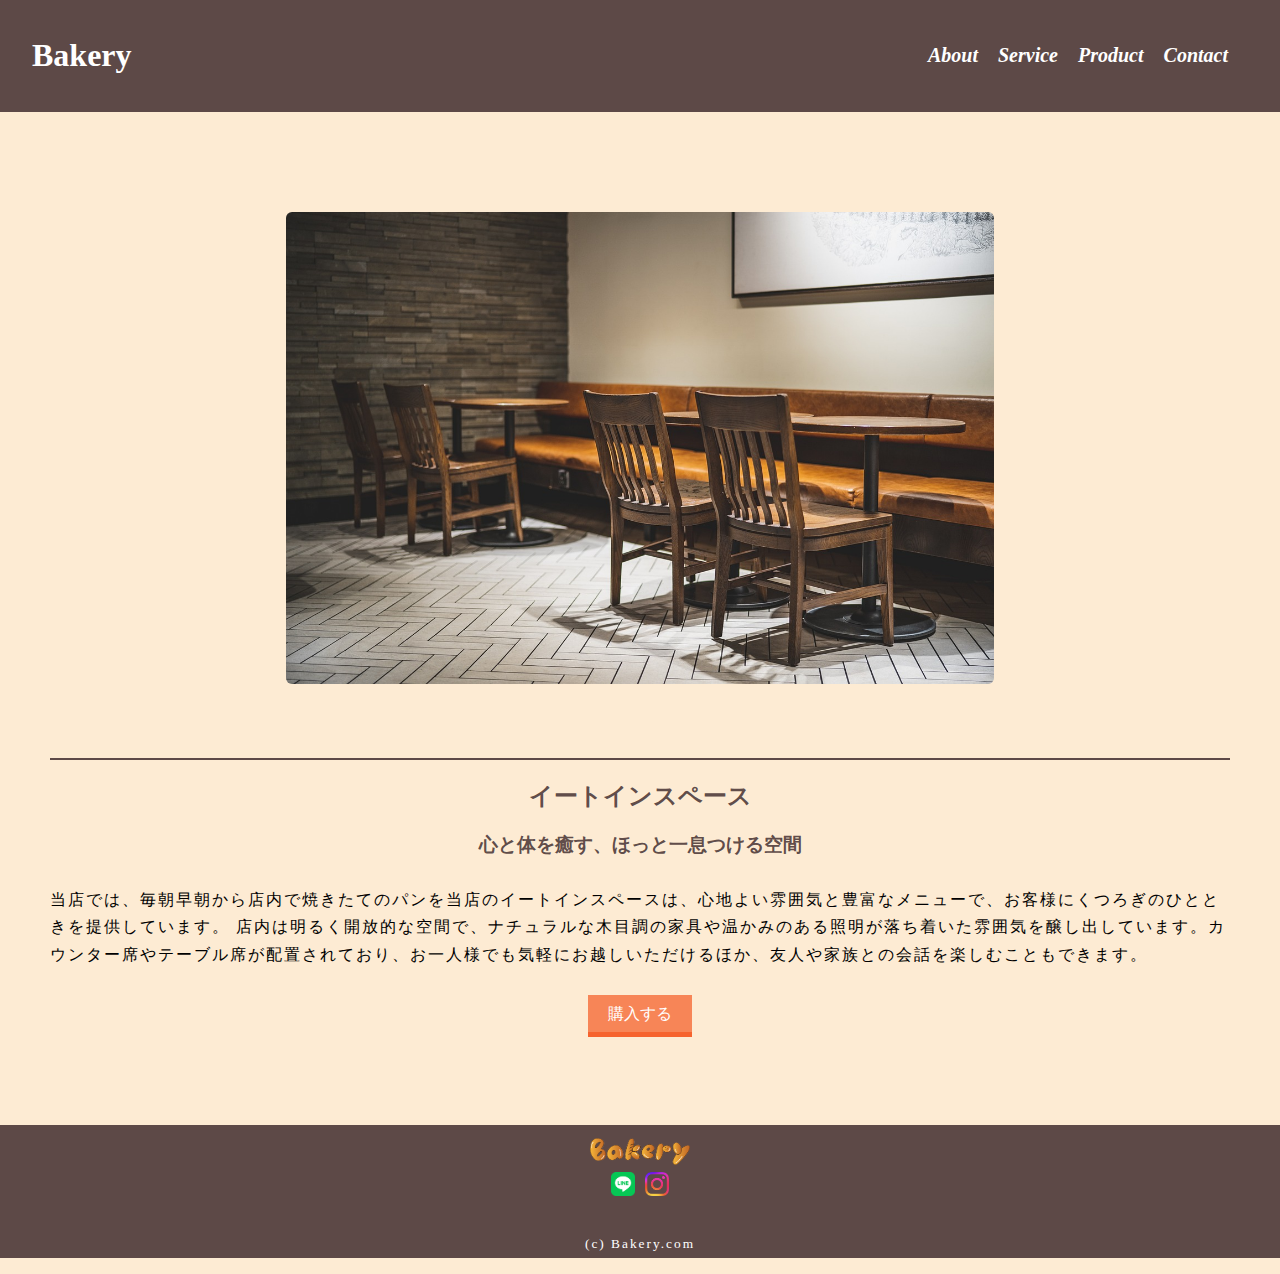
<file: service-2.html>
<!DOCTYPE html>
<html lang="ja">
<head>
  <meta charset="UTF-8">
  <meta name="viewport" content="width=device-width, initial-scale=1.0">
  <title>あんぱん | ベーカリーショップ</title>
  <link rel="stylesheet" href="product.css">
  <link rel="stylesheet" href="responsive.css">
  <link rel="icon" href="img/logopan.png">

</head>
<body>
  <header class="c-header c-hamburger-menu"><!-- 追記 クラスを追記 -->
    <h1 class="c-header__logo">Bakery</h1>
    <input type="checkbox" name="hamburger" id="hamburger" class="c-hamburger-menu__input"/><!-- 追記 idはlabelのforと同じにする -->
    <label for="hamburger" class="c-hamburger-menu__bg"></label><!-- 追記 ハンバーガーメニュを開いた時の背景 -->
    <ul class="c-header__list c-hamburger-menu__list"><!-- 追記 クラスを追記 -->
      <li class="c-header__list-item">
        <a href="index.html#about" class="c-header__list-link">About</a>
      </li>
      <li class="c-header__list-item">
        <a href="index.html#service" class="c-header__list-link">Service</a>
      </li>
      <li class="c-header__list-item">
        <a href="index.html#product" class="c-header__list-link">Product</a>
      </li>
      <li class="c-header__list-item">
        <a href="index.html#contact" class="c-header__list-link">Contact</a>
      </li>
    </ul>
    <label for="hamburger" class="c-hamburger-menu__button"><!-- 追記 ハンバーガーメニューのボタン -->
      <span class="c-hamburger-menu__button-mark"></span>
      <span class="c-hamburger-menu__button-mark"></span>
      <span class="c-hamburger-menu__button-mark"></span>
    </label>
  </header>
    <main>
      <div class="container">
<div class="pan">
        <img src="img/eatspace.jpg"  alt="イートイン">
        </div>
        <h2>イートインスペース</h2>
        <h3>心と体を癒す、ほっと一息つける空間</h3>
        <p>
          当店では、毎朝早朝から店内で焼きたてのパンを当店のイートインスペースは、心地よい雰囲気と豊富なメニューで、お客様にくつろぎのひとときを提供しています。 店内は明るく開放的な空間で、ナチュラルな木目調の家具や温かみのある照明が落ち着いた雰囲気を醸し出しています。カウンター席やテーブル席が配置されており、お一人様でも気軽にお越しいただけるほか、友人や家族との会話を楽しむこともできます。
        </p>
        <a class="btn buy" href="#">購入する</a>
      </div>
    </main>
    <footer>
      <div class="container">
        <div class="footer-logo">
          <img src="img/titlepan.png" alt="ロゴ">
        </div>
        <div class="sns-container">
            <a href=""><img src="img/line-icon.png" alt="line" class="icon-line"></a>
            <a href=""><img src="img/insta-icon.png" alt="instagram" class="icon-instagram"></a>
            </div>
      <div class="small">
        <p><small>(c) Bakery.com</small></p>
      </div>
      </div>
    </footer>
  </div>
</body>
</html>
</file>
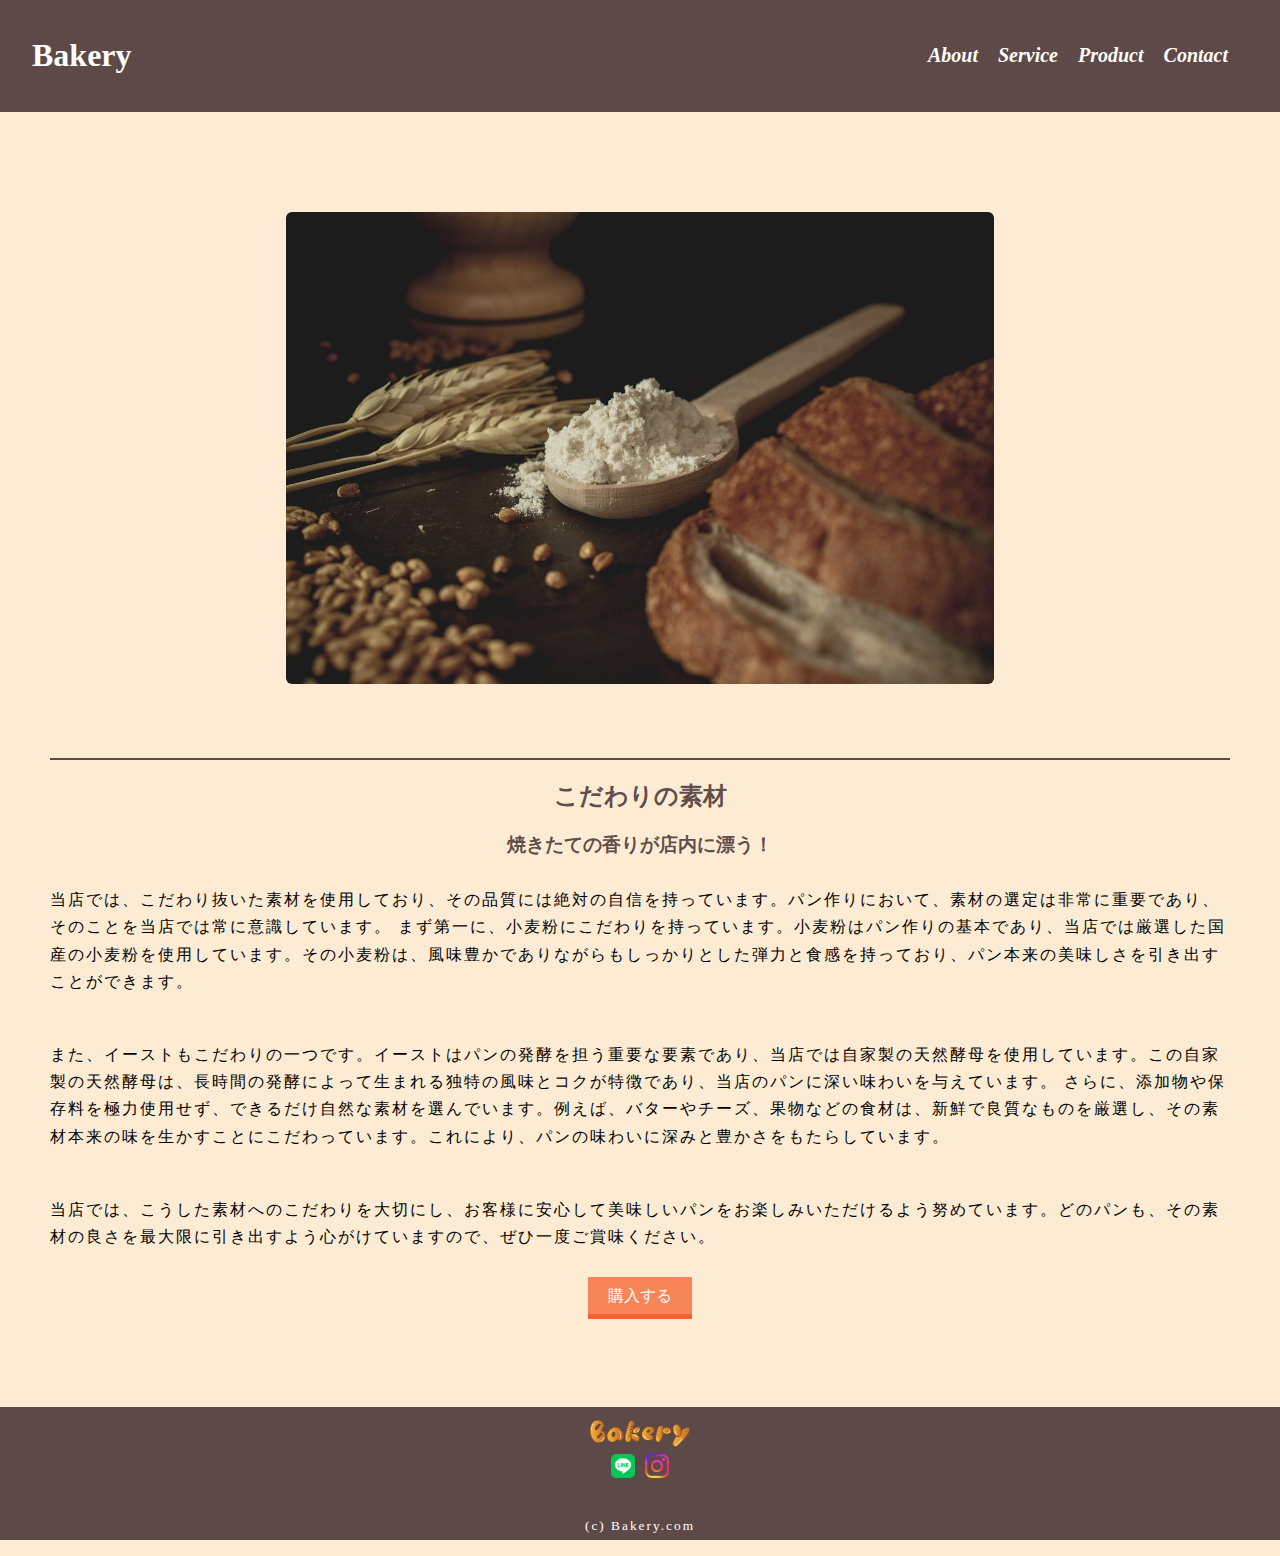
<file: service-3.html>
<!DOCTYPE html>
<html lang="ja">

<head>
  <meta charset="UTF-8">
  <meta name="viewport" content="width=device-width, initial-scale=1.0">
  <title>あんぱん | ベーカリーショップ</title>
  <link rel="stylesheet" href="product.css">
  <link rel="stylesheet" href="responsive.css">
  <link rel="icon" href="img/logopan.png">

</head>

<body>
  <header class="c-header c-hamburger-menu"><!-- 追記 クラスを追記 -->
    <h1 class="c-header__logo">Bakery</h1>
    <input type="checkbox" name="hamburger" id="hamburger"
      class="c-hamburger-menu__input" /><!-- 追記 idはlabelのforと同じにする -->
    <label for="hamburger" class="c-hamburger-menu__bg"></label><!-- 追記 ハンバーガーメニュを開いた時の背景 -->
    <ul class="c-header__list c-hamburger-menu__list"><!-- 追記 クラスを追記 -->
      <li class="c-header__list-item">
        <a href="index.html#about" class="c-header__list-link">About</a>
      </li>
      <li class="c-header__list-item">
        <a href="index.html#service" class="c-header__list-link">Service</a>
      </li>
      <li class="c-header__list-item">
        <a href="index.html#product" class="c-header__list-link">Product</a>
      </li>
      <li class="c-header__list-item">
        <a href="index.html#contact" class="c-header__list-link">Contact</a>
      </li>
    </ul>
    <label for="hamburger" class="c-hamburger-menu__button"><!-- 追記 ハンバーガーメニューのボタン -->
      <span class="c-hamburger-menu__button-mark"></span>
      <span class="c-hamburger-menu__button-mark"></span>
      <span class="c-hamburger-menu__button-mark"></span>
    </label>
  </header>
  <main>
    <div class="container">
      <div class="pan">
        <img src="img/sozai.jpg" alt="こだわりの素材">
      </div>
      <h2>こだわりの素材</h2>
      <h3>焼きたての香りが店内に漂う！</h3>
      <p>
        当店では、こだわり抜いた素材を使用しており、その品質には絶対の自信を持っています。パン作りにおいて、素材の選定は非常に重要であり、そのことを当店では常に意識しています。
        まず第一に、小麦粉にこだわりを持っています。小麦粉はパン作りの基本であり、当店では厳選した国産の小麦粉を使用しています。その小麦粉は、風味豊かでありながらもしっかりとした弾力と食感を持っており、パン本来の美味しさを引き出すことができます。
      </p>

      <p>
        また、イーストもこだわりの一つです。イーストはパンの発酵を担う重要な要素であり、当店では自家製の天然酵母を使用しています。この自家製の天然酵母は、長時間の発酵によって生まれる独特の風味とコクが特徴であり、当店のパンに深い味わいを与えています。
        さらに、添加物や保存料を極力使用せず、できるだけ自然な素材を選んでいます。例えば、バターやチーズ、果物などの食材は、新鮮で良質なものを厳選し、その素材本来の味を生かすことにこだわっています。これにより、パンの味わいに深みと豊かさをもたらしています。
      </p>

      <p>
        当店では、こうした素材へのこだわりを大切にし、お客様に安心して美味しいパンをお楽しみいただけるよう努めています。どのパンも、その素材の良さを最大限に引き出すよう心がけていますので、ぜひ一度ご賞味ください。
      </p>
      <a class="btn buy" href="#">購入する</a>
    </div>
  </main>
  <footer>
    <div class="container">
      <div class="footer-logo">
        <img src="img/titlepan.png" alt="ロゴ">
      </div>
      <div class="sns-container">
        <a href=""><img src="img/line-icon.png" alt="line" class="icon-line"></a>
        <a href=""><img src="img/insta-icon.png" alt="instagram" class="icon-instagram"></a>
      </div>
      <div class="small">
        <p><small>(c) Bakery.com</small></p>
      </div>
    </div>
  </footer>
  </div>
</body>

</html>
</file>
<file: stylesheet.css>
/* 共通 */
body {
  margin: 0;
  background-color: #f4941630;
}

* {
  box-sizing: border-box;
}

.container {
  width: 100%;
  max-width: 1200px;
  padding: 0 10px;
  margin: 0 auto;
}

a {
  text-decoration: none;
}

p {
  letter-spacing: 2px;
  line-height: 1.7;
}

/* ヘッダー */
.c-header__logo h1 {
  font-style: italic;
}

.c-header {
  align-items: center;
  background-color: rgba(75, 55, 55, 0.9);
  /* カスタマイズしてください */
  box-sizing: border-box;
  display: flex;
  justify-content: space-between;
  padding: 1rem 2rem;
  /* カスタマイズしてください */
  width: 100%;
}

.c-header__logo {
  color: #fff;
  /* カスタマイズしてください */
  min-width: 80px;
  /* カスタマイズしてください */
  text-decoration: none;
}

.c-header__list {
  box-sizing: border-box;
  display: flex;
  margin: 0;
  padding: 0;
}

.c-header__list-item {
  list-style: none;
  text-decoration: none;
  font-style: italic;
  font-size: 20px;
  font-weight: bold;
}

.c-header__list-link {
  color: #fff;
  /* カスタマイズしてください */
  display: block;
  margin-right: 20px;
  /* カスタマイズしてください */
  text-decoration: none;
  padding: 10px 0px;
  /* カスタマイズしてください */
}

.c-header__list-link:hover {
  filter: opacity(0.6);
  /* カスタマイズしてください */
}

.c-hamburger-menu {
  position: relative;
}

@media screen and (max-width: 670px) {
  .c-hamburger-menu__list {
    background-color: rgba(75, 55, 55, 0.9);
    /* カスタマイズしてください */
    align-items: flex-start;
    display: flex;
    flex-direction: column;
    left: 0;
    padding: 2rem;
    /* カスタマイズしてください */
    position: absolute;
    transform: translateX(-100%);
    transition: 0.3s;
    /* カスタマイズしてください */
    top: 100%;
    width: 100%;
    z-index: 100;
  }

  #hamburger:checked~.c-hamburger-menu__list {
    transform: translateX(0%);
    transition: 0.3s;
  }
}

.c-hamburger-menu__input {
  display: none;
}

.c-hamburger-menu__bg {
  background-color: #fff;
  /* カスタマイズしてください */
  cursor: pointer;
  display: none;
  height: 100vh;
  left: 0;
  opacity: 0.4;
  /* カスタマイズしてください */
  position: absolute;
  top: 0;
  width: 100%;
  z-index: -1;
}

#hamburger:checked~.c-hamburger-menu__bg {
  display: block;
}

.c-hamburger-menu__button {
  display: none;
}

/* Bakeryについて */
#slideshow {
  position: relative;
  width: 100%;
  height: 800px;
  overflow: hidden;

}

.slide {
  position: absolute;
  width: 100%;
  height: 100%;
  opacity: 0;
  transition: opacity 1s;
}

.visible {
  opacity: 1;
}

#slideshow img {
  width: 100%;
  height: 100%;
  border-radius: 6px;
}

.main-about {
  text-align: center;
}

.main-about h1 {
  text-align: center;
  color: rgba(43, 33, 33, 0.9);
  padding: 0 0 50px;
}

.main-about p {
  text-align: left;
  color: rgba(43, 33, 33, 0.8);
}

/* 施設 */
.contents {
  text-align: center;
  padding: 100px 0 100px;
  display: inline-block;
}

.content {
  float: left;
  width: 33%;
  padding: 100px 30px;
}

.content img {
  width: 100%;
  height: 300px;
  border-radius: 50%;
}

.content h2 {
  border-top: 2px solid rgba(75, 55, 55, 0.9);
  padding: 30px 0 20px;
  color: rgba(43, 33, 33, 0.9);
}

.content p {
  color: rgba(43, 33, 33, 0.8);
  text-align: left;
  padding-bottom: 30px;
}

.detail {
  background-color: rgba(244, 65, 5, 0.6);
  padding: 10px;
  box-shadow: 0 7px rgba(244, 65, 5, 0.8);
  color: #fff;
}

.detail:active {
  position: relative;
  top: 7px;
  box-shadow: none;
}

/* おすすめ商品 */
.recommend {
  text-align: center;
  background-color: #fff;
}

.recommend h2 {
  color: tomato;
  padding-top: 80px;
}

.products {
  text-align: center;
  padding: 20px 0 50px;
  display: inline-block;
}

.product {
  float: left;
  width: 33%;
}

.product img {
  height: 150px;
  border-radius: 6px;
}

.product h3 {
  color: rgba(43, 33, 33, 0.9);
}

.product p {
  color: rgba(43, 33, 33, 0.8);
}

/* お問い合わせ */
.contact {
  text-align: center;
  padding: 100px 0;
}

.contact h2 {
  color: rgba(43, 33, 33, 0.9);
}

.contact p {
  color: rgba(43, 33, 33, 0.8);
}

/* フッター */
footer {
  text-align: center;
  background-color: rgba(75, 55, 55, 0.9);
  padding-top: 10px;
}

.footer-logo img {
  width: 100px;
  height: 30px;
  padding-top: 3px;
}

.sns-container img {
  width: 30px;
  height: 30px;
  padding: 3px;
}

.small {
  color: #fff;
  padding-bottom: 2px;
}
</file>
<file: responsive.css>
/* スマホサイズで見た場合のスタイル */
@media screen and (max-width: 670px) {
  /* ヘッダー */
  .c-hamburger-menu__button {
    align-items: center;
    appearance: none;
    background-color: transparent;
    border: none;
    cursor: pointer;
    display: flex;
    flex-direction: column;
    gap: 5px; /* カスタマイズしてください */
    height: 32px; /* カスタマイズしてください */
    justify-content: center;
    width: 32px; /* カスタマイズしてください */
  }
}

.c-hamburger-menu__button-mark {
  background-color: #fff; /* カスタマイズしてください */
  display: block;
  height: 1.5px; /* カスタマイズしてください */
  transition: 0.3s; /* カスタマイズしてください */
  width: 20px; /* カスタマイズしてください */
}

@media screen and (max-width: 670px) {
  #hamburger:checked
    ~ .c-hamburger-menu__button
    .c-hamburger-menu__button-mark:nth-of-type(1) {
    transform: translate(2px, 1px) rotate(45deg); /* カスタマイズしてください */
    transform-origin: 0%; /* カスタマイズしてください */
  }
  #hamburger:checked
    ~ .c-hamburger-menu__button
    .c-hamburger-menu__button-mark:nth-of-type(2) {
    opacity: 0;
  }
  #hamburger:checked
    ~ .c-hamburger-menu__button
    .c-hamburger-menu__button-mark:nth-of-type(3) {
    transform: translate(2px, 3px) rotate(-45deg); /* カスタマイズしてください */
    transform-origin: 0%; /* カスタマイズしてください */
  }

  /* スライドショー */

#slideshow {
  height: 350px;
}

  #slideshow img{
    width: 100%;
    height: 300px;
    overflow: hidden;
  }

  .main-about h1{
    padding: 0 0 10px;
  }
  .main-about p{
    line-height: 1.3;
  }

  /* 施設 */
  .contents {
    padding: 10px 0 10px;
    display: inline-block;
  }
  .content {
    width: 100%;
    padding: 50px 0;  
  }

  /* おすすめ商品 */
  .product {
    float: left;
    width: 50%;
  }

  /* お問い合わせ */
  .contact{
    padding: 20px 0;
  }

  /* おすすめ商品とサービス*/
.pan img{
  width: 100%;
}
}
</file>
<file: product.css>
/* 共通 */
body {
  margin: 0;
  background-color:#f4941630;
}
*{box-sizing: border-box;}

.container {
  width: 100%;
  max-width: 1200px;
  padding: 0 10px;
  margin: 0 auto;
  text-align: center;
}

a{
  text-decoration: none;
}

p{
  letter-spacing: 2px;
  line-height: 1.7;
}

/* ヘッダー */
.c-header__logo h1{
  font-style: italic;
}
.c-header {
  align-items: center;
  background-color: rgba(75, 55, 55, 0.9); /* カスタマイズしてください */
  box-sizing: border-box;
  display: flex;
  justify-content: space-between;
  padding: 1rem 2rem; /* カスタマイズしてください */
  width: 100%;
}

.c-header__logo {
  color: #fff; /* カスタマイズしてください */
  min-width: 80px; /* カスタマイズしてください */
  text-decoration: none;
}

.c-header__list {
  box-sizing: border-box;
  display: flex;
  margin: 0;
  padding: 0;
}

.c-header__list-item {
  list-style: none;
  text-decoration: none;
  font-style: italic;
  font-size: 20px;
  font-weight: bold;
}

.c-header__list-link {
  color: #fff; /* カスタマイズしてください */
  display: block;
  margin-right: 20px; /* カスタマイズしてください */
  text-decoration: none;
  padding: 10px 0px; /* カスタマイズしてください */
}

.c-header__list-link:hover {
  filter: opacity(0.6); /* カスタマイズしてください */
}

.c-hamburger-menu {
  position: relative;
}

@media screen and (max-width: 670px) {
  .c-hamburger-menu__list {
    background-color: rgba(75, 55, 55, 0.9); /* カスタマイズしてください */
    align-items: flex-start;
    display: flex;
    flex-direction: column;
    left: 0;
    padding: 2rem; /* カスタマイズしてください */
    position: absolute;
    transform: translateX(-100%);
    transition: 0.3s; /* カスタマイズしてください */
    top: 100%;
    width: 100%;
    z-index: 100;
  }

  #hamburger:checked ~ .c-hamburger-menu__list {
    transform: translateX(0%);
    transition: 0.3s;
  }
}

.c-hamburger-menu__input {
  display: none;
}

.c-hamburger-menu__bg {
  background-color: #fff; /* カスタマイズしてください */
  cursor: pointer;
  display: none;
  height: 100vh;
  left: 0;
  opacity: 0.4; /* カスタマイズしてください */
  position: absolute;
  top: 0;
  width: 100%;
  z-index: -1;
}

#hamburger:checked ~ .c-hamburger-menu__bg {
  display: block;
}

.c-hamburger-menu__button {
  display: none;
}
/* パン */
.pan img{
  margin: 100px 0 50px;
  width: 60%;
  border-radius: 6px;
}

.container h2{
  color:rgba(75, 55, 55, 0.9);
  border-top: 2px solid rgba(75, 55, 55, 0.9);
  padding-top: 20px;
}

.container h3{
  color:rgba(75, 55, 55, 0.9)
}

.container p{
  padding: 10px 0 20px; 
  text-align: left;
}


.buy {
  background-color: rgba(244, 65, 5, 0.6); 
  padding: 10px 20px; 
  box-shadow:0 5px rgba(244, 65, 5, 0.8); 
  color: #fff;
}

.buy:active {
  position: relative;
  top: 5px;
  box-shadow: none;
}

/* フッター */
footer {
  text-align: center;
  background-color: rgba(75, 55, 55, 0.9);
  padding-top: 10px;
  margin-top: 100px;
}

.footer-logo img{
  width: 100px;
  height: 30px;
  padding-top: 3px;
}

.sns-container img{
width: 30px;
height: 30px;
padding: 3px;
}

.small p{
  color: #fff;
  padding-bottom: 2px;
  text-align: center;
}
</file>
